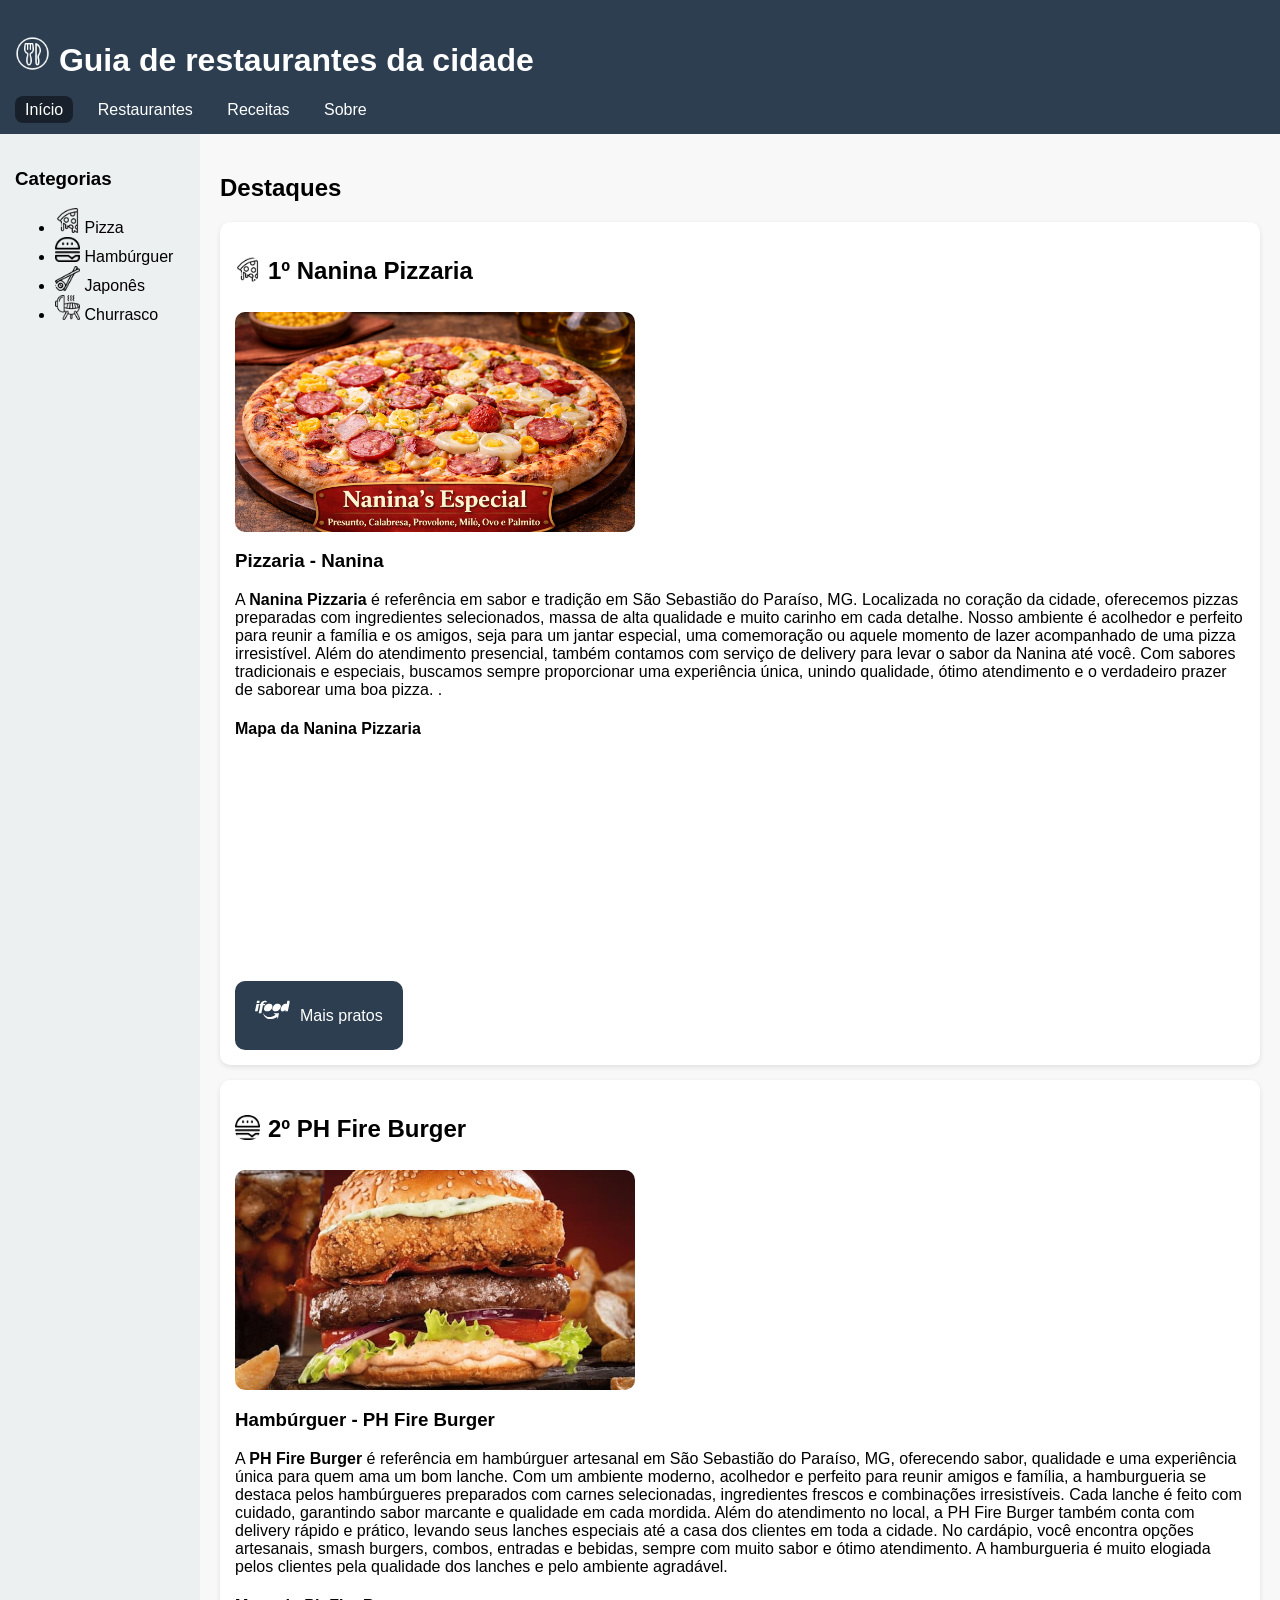
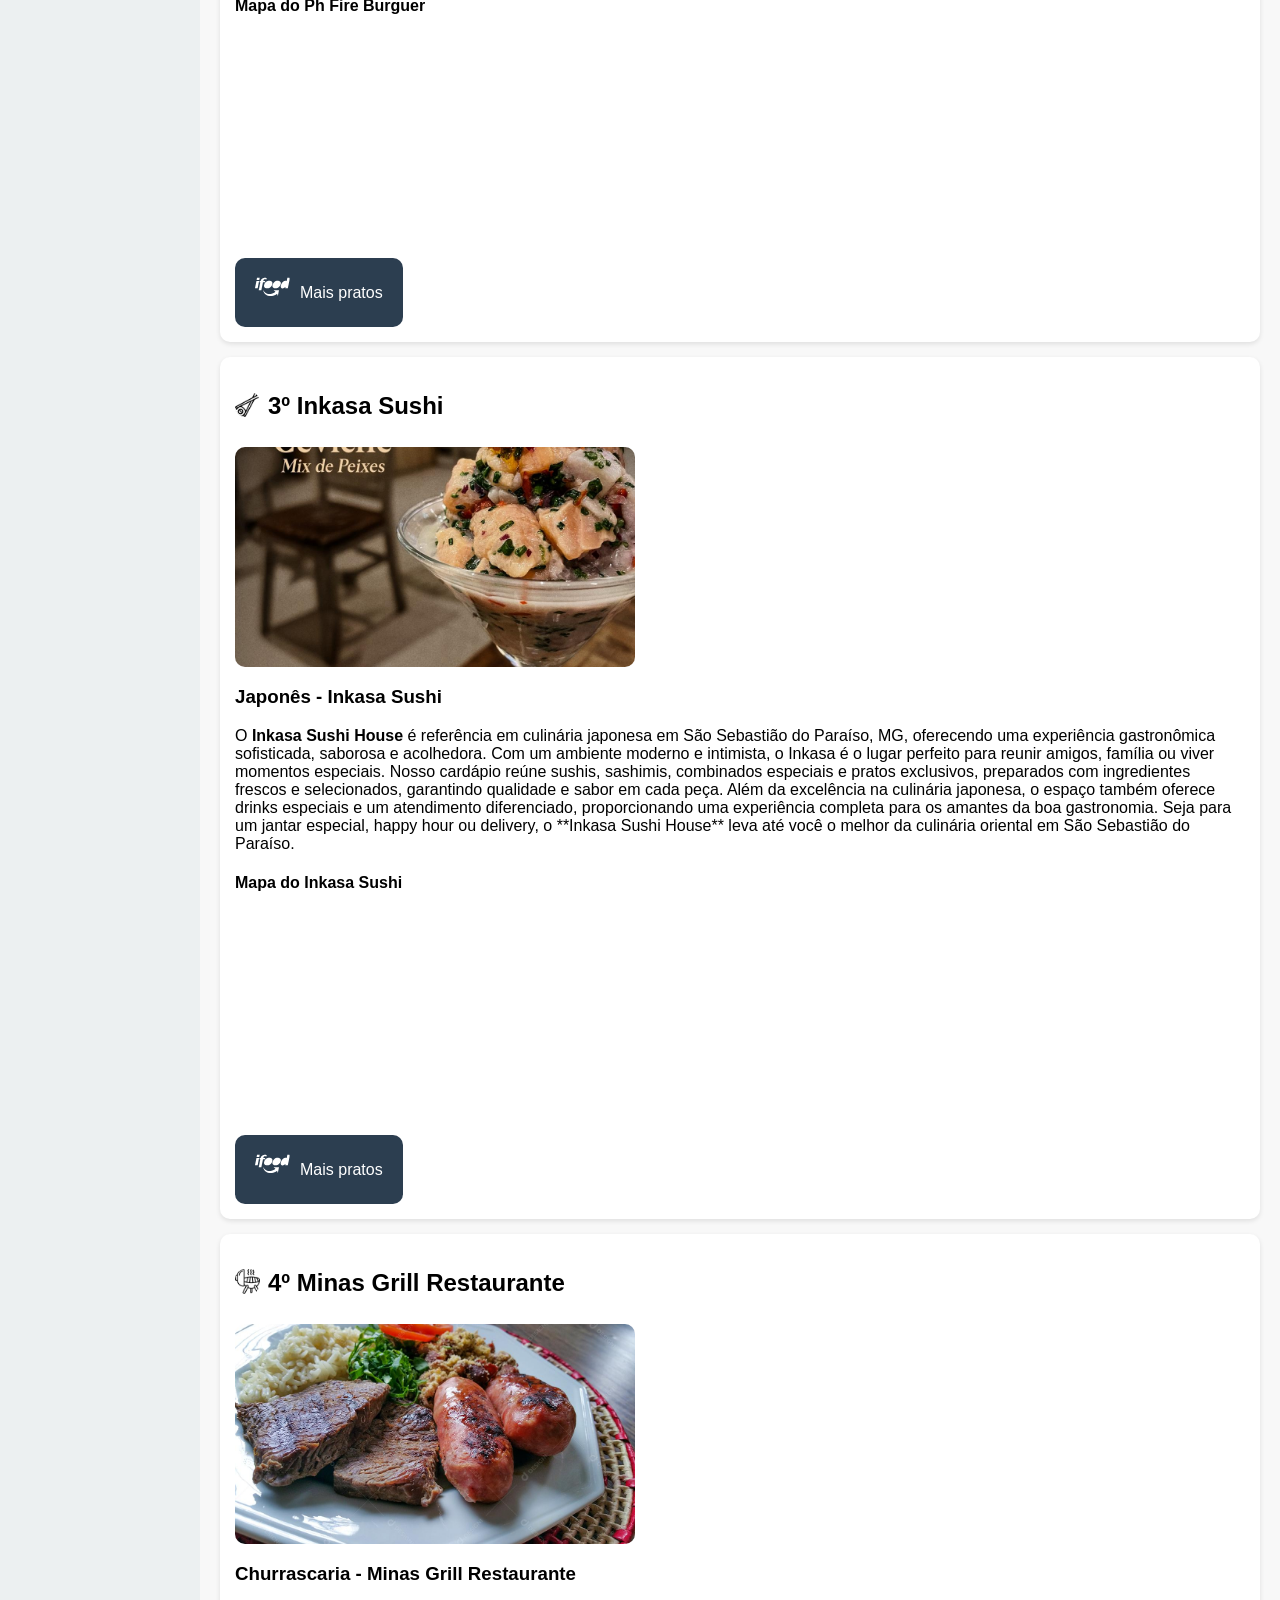
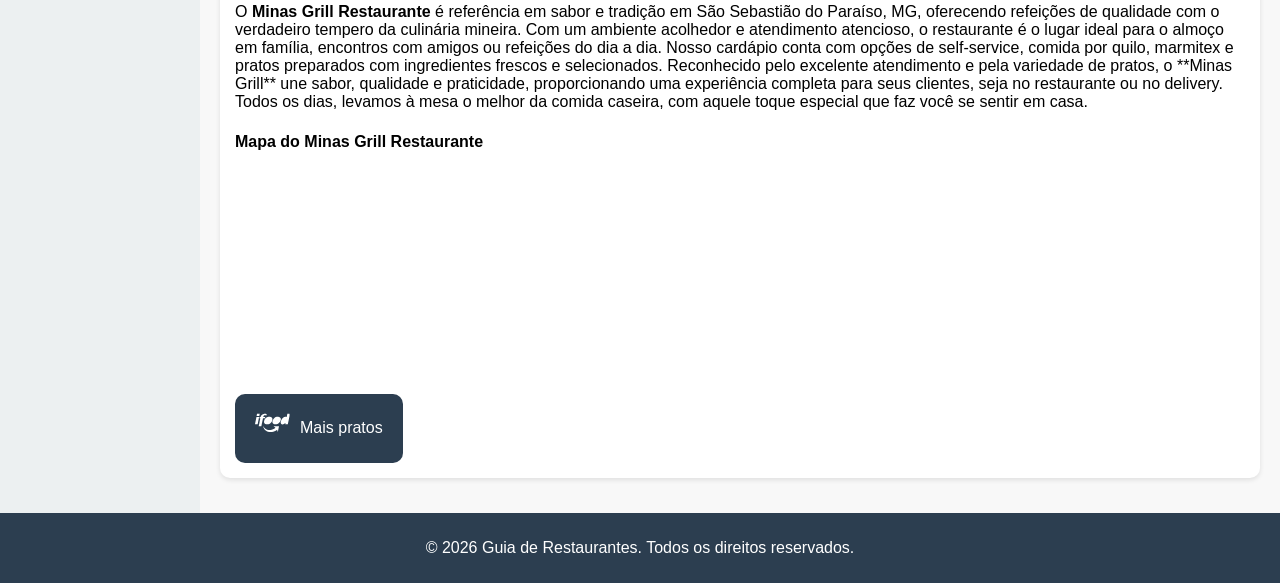
<file: trabalho_gui_de_restaurantes_da_cidade/index.html>
<!DOCTYPE html>
<html lang="pt-br">

<head>
    <meta charset="UTF-8">
    <meta name="viewport" content="width=device-width, initial-scale=1.0">
    <link rel="stylesheet" href="styles.css">
    <title>Guia de Culinária</title>
</head>

<body class="body_main">

    <header>


        <h1> <img class="icon" src="img/icon/prato_cossinha.png" alt=""> Guia de restaurantes da cidade</h1>
        <nav>
            <a class="selecionadoMenu" href="#">Início</a>
            <a href="restaurantes.html">Restaurantes</a>
            <a href="receitas.html">Receitas</a>
            <a href="sobre.html">Sobre</a>
        </nav>
    </header>

    <aside>
        <div class="menu-lateral"><!--uso de class para facilitar a configuração pelo css-->
            <h3>Categorias</h3>
            <ul>
                <li style="scroll-behavior: smooth;">
                    <img class="iconCategorias" src="img/icon/fatia-de-pizza.png" alt="">
                    <a class="categoria-a" href="#pizzarias">Pizza</a>
                </li>
                <li style="scroll-behavior: smooth;">
                    <img class="iconCategorias" src="img/icon/hamburguer.png" alt="">
                    <a class="categoria-a" href="#hamburgueria">Hambúrguer</a>
                </li>
                <li style="scroll-behavior: smooth;">
                    <img class="iconCategorias" src="img/icon/sushi.png" alt="">
                    <a class="categoria-a" href="#Japones">Japonês</a>
                </li>
                <li style="scroll-behavior: smooth;">
                    <img class="iconCategorias" src="img/icon/churrasco.png" alt="">
                    <a class="categoria-a" href="#churrasco">Churrasco</a>
                </li>
            </ul>
        </div>

    </aside>
    <main>
        <h2>Destaques</h2>


        <article id="pizzarias">
            <h2 class="titulo-restaurante">
                <img class="iconCategorias" src="img/icon/fatia-de-pizza.png" alt="pizza">
                1º Nanina Pizzaria
            </h2>
            <img src="img/pratos/pizzas/nanina/Pizza Nanina's Especial em close-up.png" alt="Pizzaria - Nanina">
            </div>
            <h3>Pizzaria - Nanina</h3>

            <p>A <b>Nanina Pizzaria</b> é referência em sabor e tradição em São Sebastião do Paraíso, MG. Localizada no
                coração da cidade, oferecemos pizzas preparadas com ingredientes selecionados, massa de alta qualidade e
                muito carinho em cada detalhe.

                Nosso ambiente é acolhedor e perfeito para reunir a família e os amigos, seja para um jantar especial,
                uma comemoração ou aquele momento de lazer acompanhado de uma pizza irresistível. Além do atendimento
                presencial, também contamos com serviço de delivery para levar o sabor da Nanina até você.

                Com sabores tradicionais e especiais, buscamos sempre proporcionar uma experiência única, unindo
                qualidade, ótimo atendimento e o verdadeiro prazer de saborear uma boa pizza.
                .</p>

            <h4>Mapa da Nanina Pizzaria</h4>
            <iframe src="https://www.google.com/maps/embed?pb=!1m18!1m12!1m3!1d3726.8422675029938!2d-46.9846977!3d-20.918664700000004!2m3!1f0!2f0!3f0!3m2!1i1024!2i768!4f13.1!3m3!1m2!1s0x94b7177f2628bec5%3A0xec90f0e9cad34bd9!2sNanina%20Pizzaria!5e0!3m2!1spt-BR!2sbr!4v1774738288977!5m2!1spt-BR!2sbr" width="400vh" height="200"
                style="border:0; border-radius:10px;" loading="lazy">
            </iframe>

            <br><br>

            <button onclick="window.location.href='receitas.html#pizzarias'"><img class="icon"
                    src="img/icon/ifood.svg" alt="">Mais pratos</button><!--redirecionamento para a pagina de receitas-->

        </article>

        <article id="hamburgueria">
            <h2 class="titulo-restaurante">
                <img class="iconCategorias" src="img/icon/hamburguer.png" alt="">
                2º PH Fire Burger
            </h2>
            <img src="img/pratos/hamburguer/ph fire burguer/Ph extreme.jpg" alt="Burguer">
            <h3>Hambúrguer - PH Fire Burger</h3>


            <p>A <b>PH Fire Burger</b> é referência em hambúrguer artesanal em São Sebastião do Paraíso, MG, oferecendo
                sabor, qualidade e uma experiência única para quem ama um bom lanche.

                Com um ambiente moderno, acolhedor e perfeito para reunir amigos e família, a hamburgueria se destaca
                pelos hambúrgueres preparados com carnes selecionadas, ingredientes frescos e combinações irresistíveis.
                Cada lanche é feito com cuidado, garantindo sabor marcante e qualidade em cada mordida.

                Além do atendimento no local, a PH Fire Burger também conta com delivery rápido e prático, levando seus
                lanches especiais até a casa dos clientes em toda a cidade.

                No cardápio, você encontra opções artesanais, smash burgers, combos, entradas e bebidas, sempre com
                muito sabor e ótimo atendimento. A hamburgueria é muito elogiada pelos clientes pela qualidade dos
                lanches e pelo ambiente agradável.
            </p>

            <h4>Mapa do Ph Fire Burguer</h4>
            <iframe src="https://www.google.com/maps/embed?pb=!1m18!1m12!1m3!1d3727.2918648332075!2d-46.9846849!3d-20.900574099999996!2m3!1f0!2f0!3f0!3m2!1i1024!2i768!4f13.1!3m3!1m2!1s0x94b7171c2a7ada27%3A0x7e9ffb3634ad6cd!2sPH%20FIRE%20BURGUER!5e0!3m2!1spt-BR!2sbr!4v1774883973316!5m2!1spt-BR!2sbr" width="400vh" height="200"
                style="border:0; border-radius:10px;" loading="lazy">
            </iframe>

            <br><br>

            <button onclick="window.location.href='receitas.html#hamburgueria'"><img class="icon"
                    src="img/icon/ifood.svg" alt="">Mais pratos</button>

        </article>


        <article id="Japones">
            <h2 class="titulo-restaurante">
                <img class="iconCategorias" src="img/icon/sushi.png" alt="">
                3º Inkasa Sushi
            </h2>
            <img src="img/pratos/japones/inkasa/Ceviche mix de peixes.png" alt="Sushi">
            <h3>Japonês - Inkasa Sushi</h3>


            <p>O <b>Inkasa Sushi House</b> é referência em culinária japonesa em São Sebastião do Paraíso, MG,
                oferecendo uma experiência gastronômica sofisticada, saborosa e acolhedora.

                Com um ambiente moderno e intimista, o Inkasa é o lugar perfeito para reunir amigos, família ou viver
                momentos especiais. Nosso cardápio reúne sushis, sashimis, combinados especiais e pratos exclusivos,
                preparados com ingredientes frescos e selecionados, garantindo qualidade e sabor em cada peça.

                Além da excelência na culinária japonesa, o espaço também oferece drinks especiais e um atendimento
                diferenciado, proporcionando uma experiência completa para os amantes da boa gastronomia.

                Seja para um jantar especial, happy hour ou delivery, o **Inkasa Sushi House** leva até você o melhor da
                culinária oriental em São Sebastião do Paraíso.
            </p>

            <h4>Mapa do Inkasa Sushi</h4>
            <iframe src="https://www.google.com/maps/embed?pb=!1m18!1m12!1m3!1d3726.8916552301816!2d-46.984237699999994!3d-20.9166782!2m3!1f0!2f0!3f0!3m2!1i1024!2i768!4f13.1!3m3!1m2!1s0x94b7177c20a56c7d%3A0xde42c64adb68d346!2sINKASA%20SUSHI%20GARDEN!5e0!3m2!1spt-BR!2sbr!4v1775059480979!5m2!1spt-BR!2sbr" width="400vh" height="200"
                style="border:0; border-radius:10px;" loading="lazy">
            </iframe>

            <br><br>

            <button onclick="window.location.href='receitas.html#Japones'"><img class="icon"
                    src="img/icon/ifood.svg" alt="">Mais pratos</button>

        </article>


        <article id="churrasco">
            <h2 class="titulo-restaurante">
                <img class="iconCategorias" src="img/icon/churrasco.png" alt="">
                4º Minas Grill Restaurante
            </h2>
            <img src="img/pratos/churrascaria/minas grill/1.jpg" alt="Minas Grill Restaurante">

            <h3>Churrascaria - Minas Grill Restaurante</h3>
            <p>O <b>Minas Grill Restaurante</b> é referência em sabor e tradição em São Sebastião do Paraíso, MG,
                oferecendo refeições de qualidade com o verdadeiro tempero da culinária mineira.

                Com um ambiente acolhedor e atendimento atencioso, o restaurante é o lugar ideal para o almoço em
                família, encontros com amigos ou refeições do dia a dia. Nosso cardápio conta com opções de
                self-service, comida por quilo, marmitex e pratos preparados com ingredientes frescos e selecionados.

                Reconhecido pelo excelente atendimento e pela variedade de pratos, o **Minas Grill** une sabor,
                qualidade e praticidade, proporcionando uma experiência completa para seus clientes, seja no restaurante
                ou no delivery.

                Todos os dias, levamos à mesa o melhor da comida caseira, com aquele toque especial que faz você se
                sentir em casa.
            </p>

            <h4>Mapa do Minas Grill Restaurante</h4>
            <iframe src="https://www.google.com/maps/embed?pb=!1m18!1m12!1m3!1d3726.9030636181055!2d-46.991964599999996!3d-20.916219299999998!2m3!1f0!2f0!3f0!3m2!1i1024!2i768!4f13.1!3m3!1m2!1s0x94b7179ce2970cd1%3A0x234cba49753f811c!2sMinas%20Grill!5e0!3m2!1spt-BR!2sbr!4v1775169901773!5m2!1spt-BR!2sbr" width="400vh" height="200"
                style="border:0; border-radius:10px;" loading="lazy">
            </iframe>

            <br><br>

            <button onclick="window.location.href='receitas.html#churrasco'"><img class="icon"
                    src="img/icon/ifood.svg" alt="">Mais pratos</button>

        </article>


    </main>

    <footer>
        <p>&copy 2026 Guia de Restaurantes. Todos os direitos reservados.</p>
    </footer>

</body>

</html>
</file>
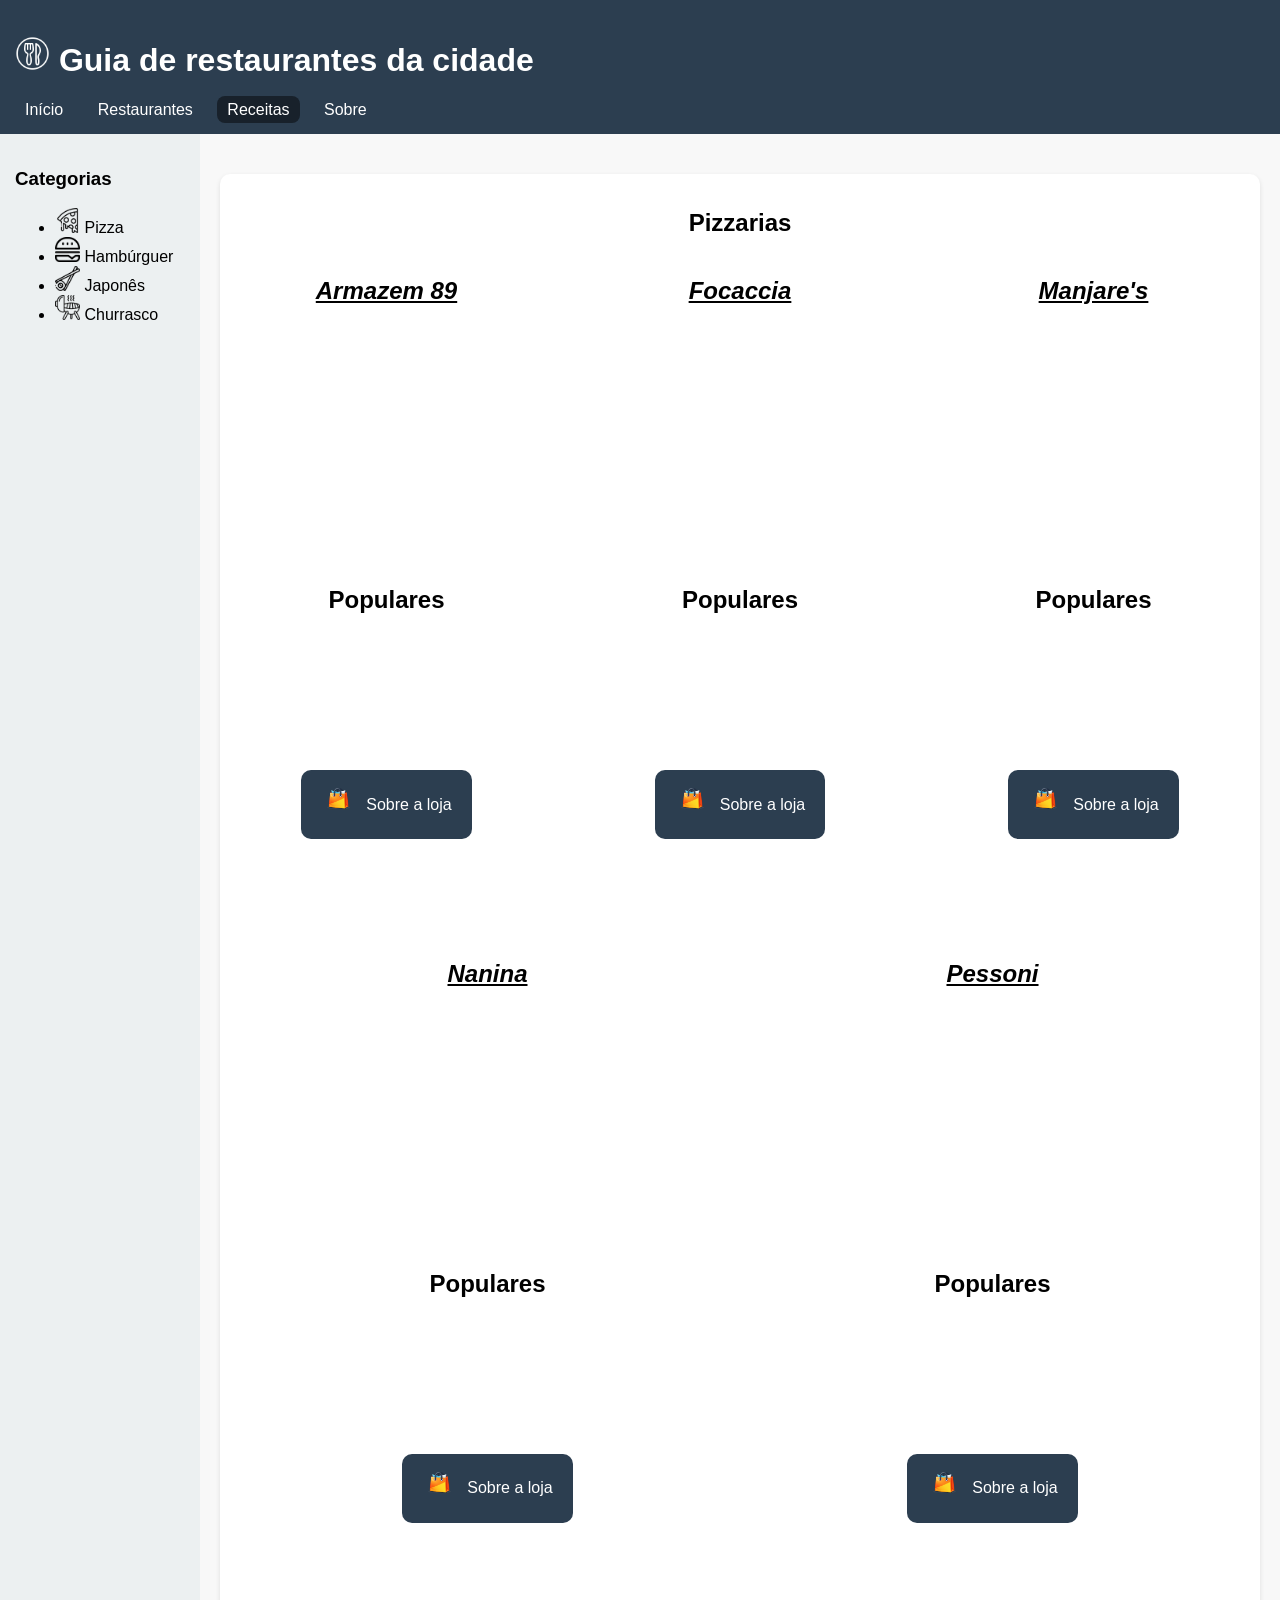
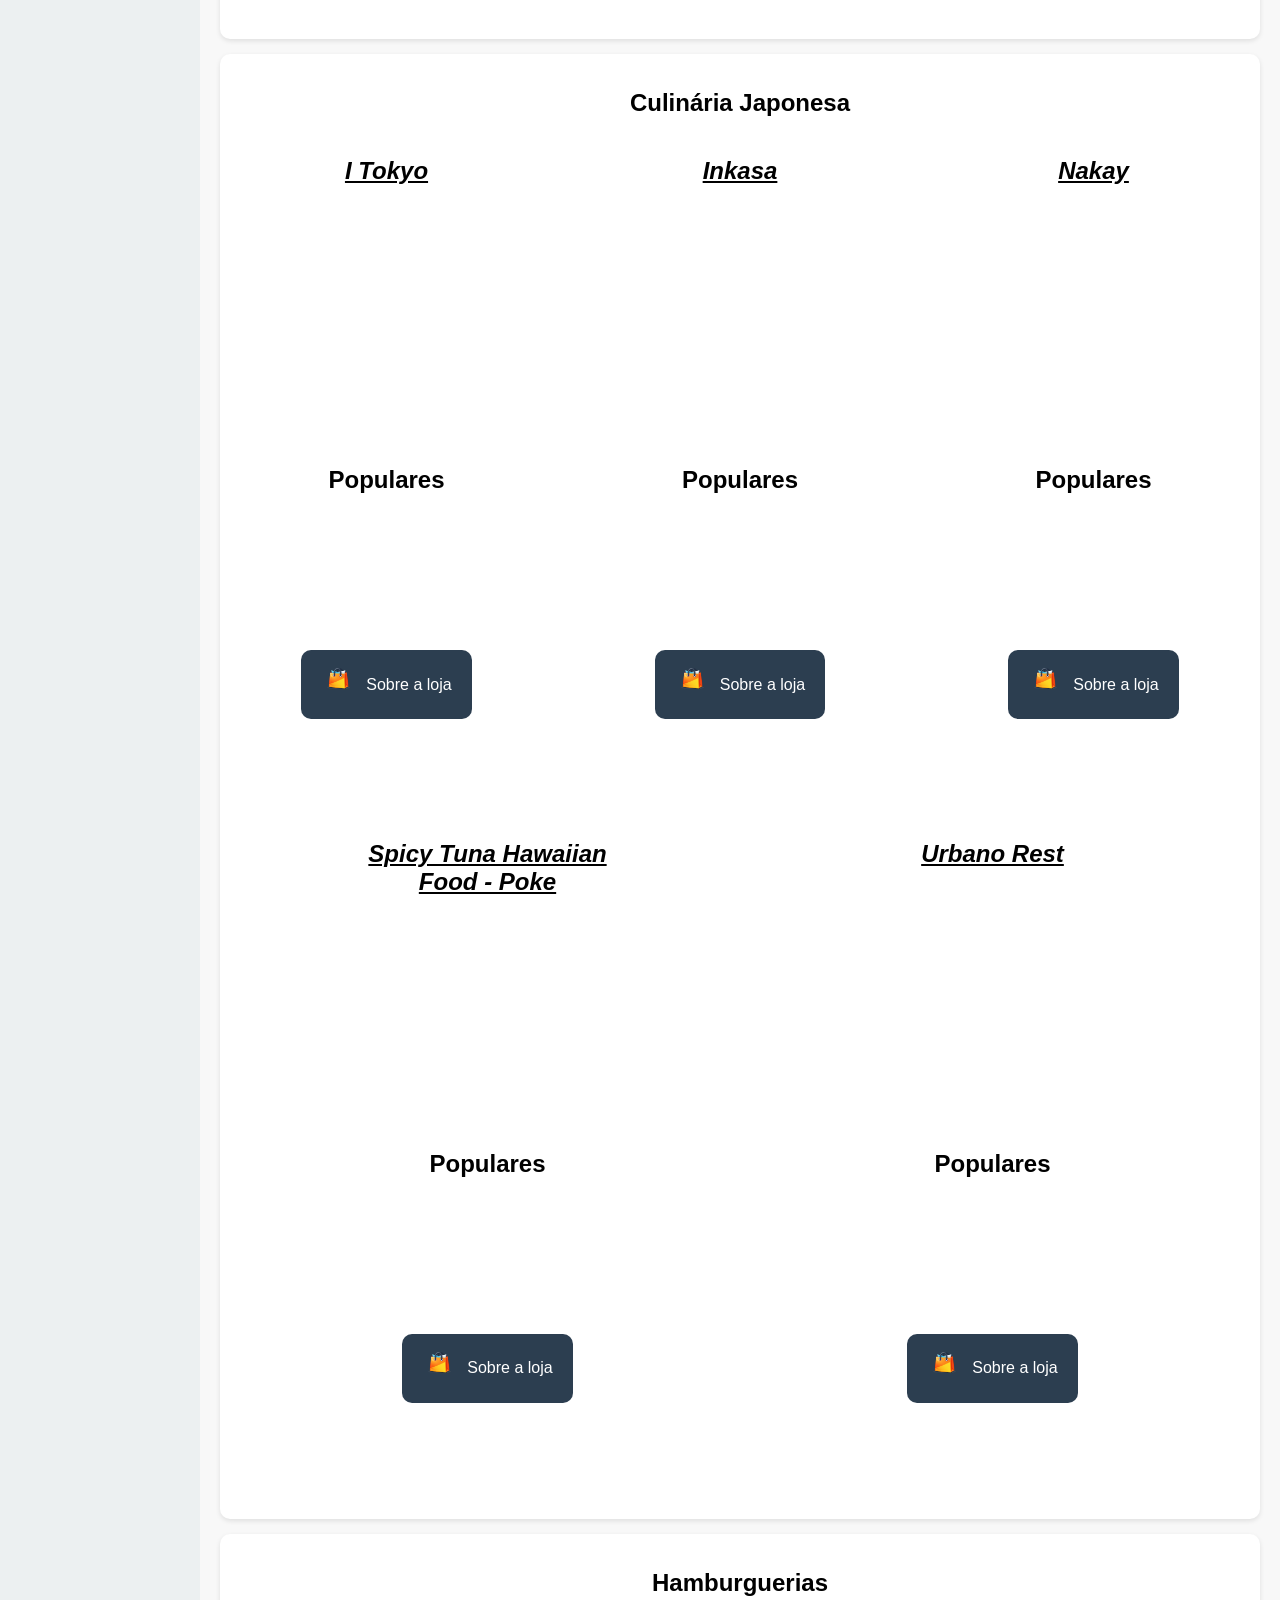
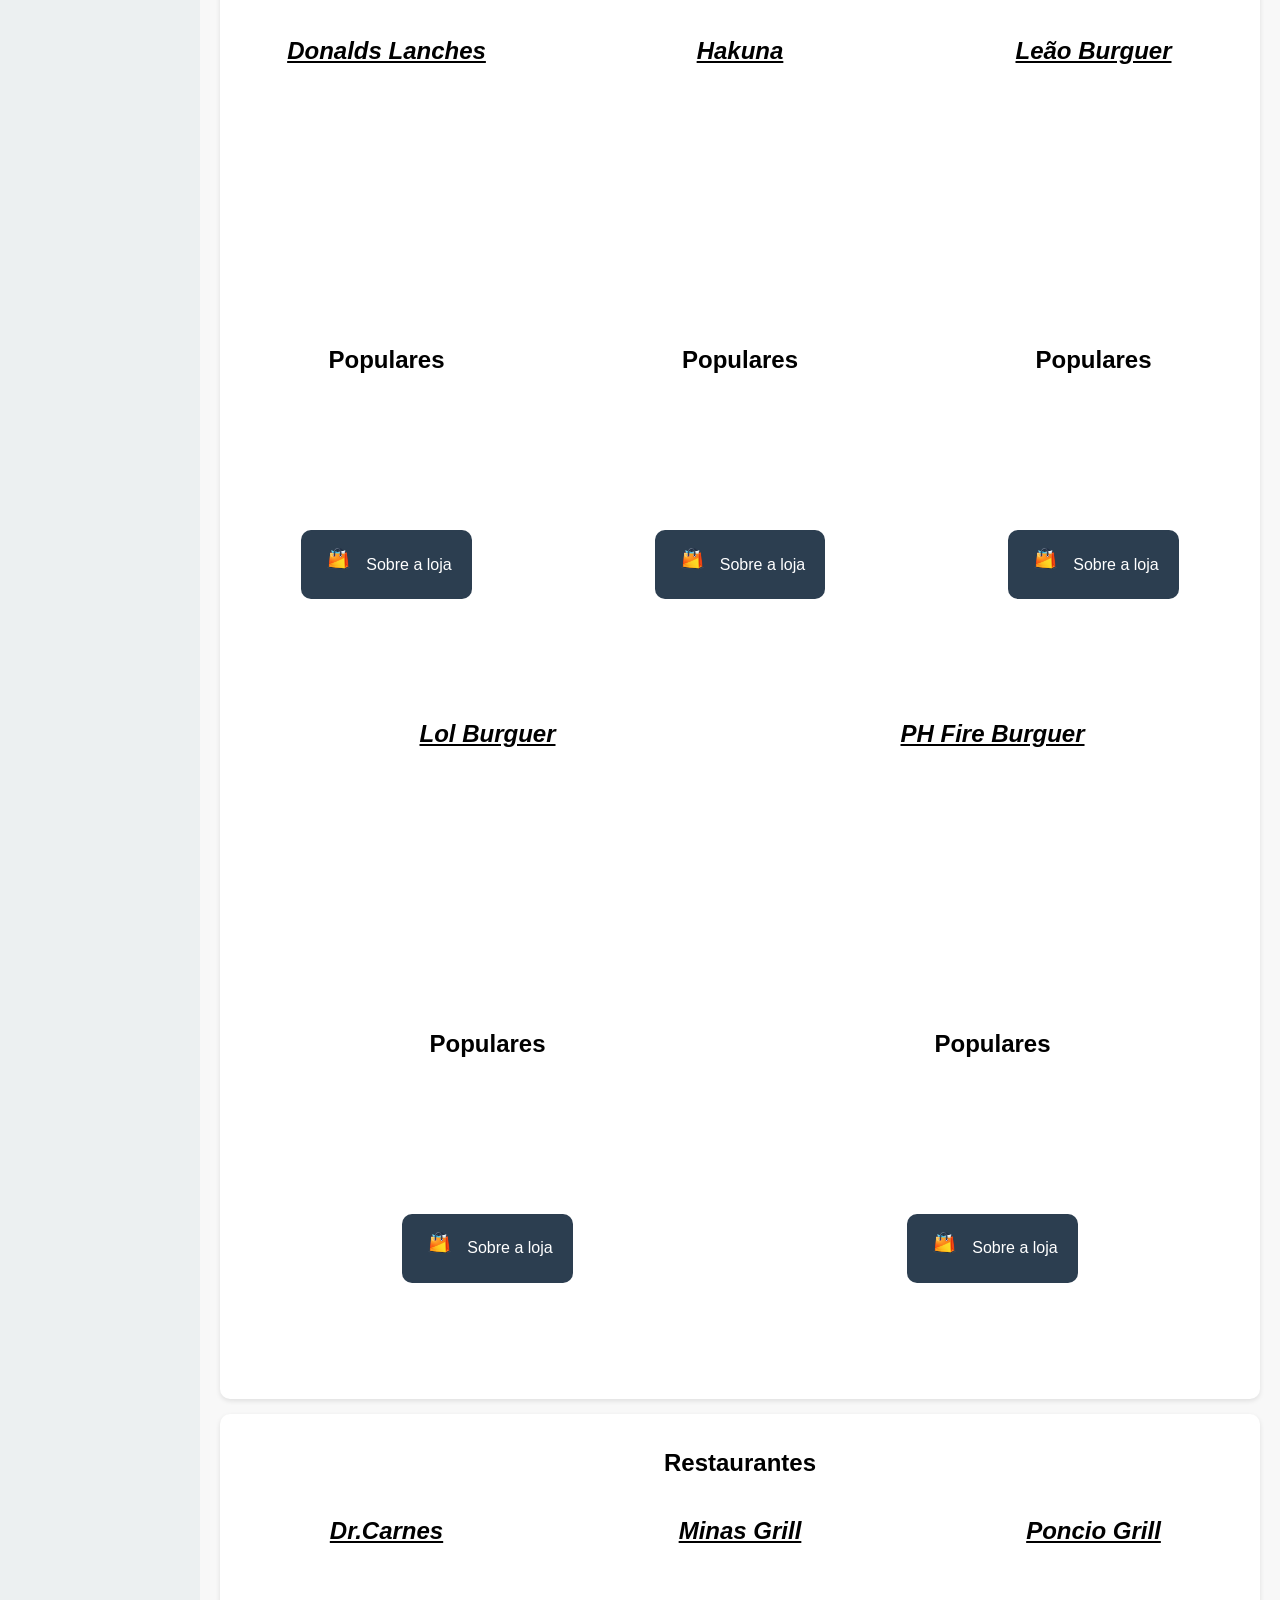
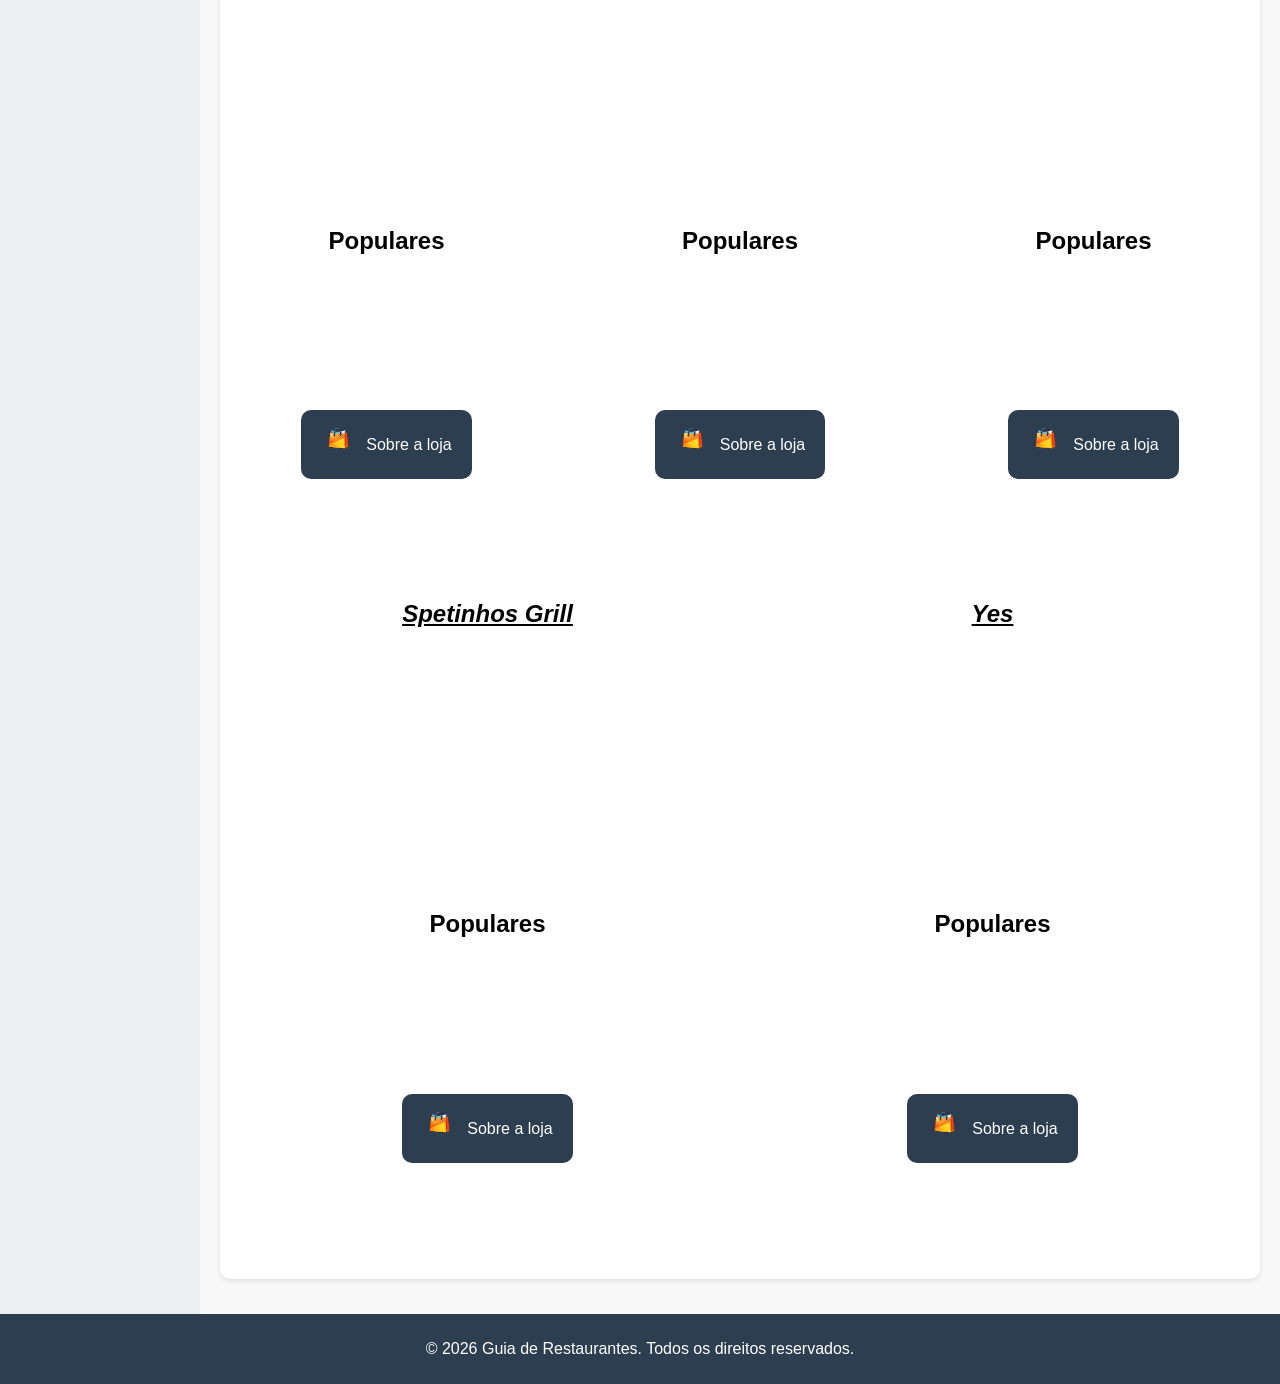
<file: trabalho_gui_de_restaurantes_da_cidade/receitas.html>
<!DOCTYPE html>
<html lang="pt-br">

<head>
    <meta charset="UTF-8">
    <meta name="viewport" content="width=device-width, initial-scale=1.0">
    <link rel="stylesheet" href="styles.css">
    <title>Guia de Culinária</title>
</head>

<body class="body_main">

    <header>


        <h1> <img class="icon" src="img/icon/prato_cossinha.png" alt=""> Guia de restaurantes da cidade</h1>
        <nav>
            <a href="index.html">Início</a>
            <a href="restaurantes.html">Restaurantes</a>
            <a class="selecionadoMenu" href="#">Receitas</a>
            <a href="sobre.html">Sobre</a>
        </nav>
    </header>

    <aside>
        <div class="menu-lateral">
            <h3>Categorias</h3>
            <ul>
                <li style="scroll-behavior: smooth;">
                    <img class="iconCategorias" src="img/icon/fatia-de-pizza.png" alt="">
                    <a class="categoria-a" href="#pizzarias">Pizza</a>
                </li>
                <li style="scroll-behavior: smooth;">
                    <img class="iconCategorias" src="img/icon/hamburguer.png" alt="">
                    <a class="categoria-a" href="#hamburgueria">Hambúrguer</a>
                </li>
                <li style="scroll-behavior: smooth;">
                    <img class="iconCategorias" src="img/icon/sushi.png" alt="">
                    <a class="categoria-a" href="#Japones">Japonês</a>
                </li>
                <li style="scroll-behavior: smooth;">
                    <img class="iconCategorias" src="img/icon/churrasco.png" alt="">
                    <a class="categoria-a" href="#churrasco">Churrasco</a>
                </li>
            </ul>
        </div>

    </aside>
    <main>
        <h2></h2>


        <article id="pizzarias">

            <H2 style="text-align: center;">Pizzarias</H2>

            <div class="restaurantes_receitas">
                <div class="blocos">
                    <h2 class="titulo-restaurante"
                        style="font-style: italic; height: 30px; text-align: center; text-decoration-line: underline;">
                        Armazem 89
                    </h2>
                    <div class="carrossel"><!-- aqui esta interligado com o looping gerado pelo css para alteração de imagens com um timer de 5s -->
                        <a target="_blank">
                            <img src="img\pratos\pizzas\armazem 89\Bacon.jpg" alt="Bacon">
                        </a>

                        <a target="_blank">
                            <img src="img\pratos\pizzas\armazem 89\Calabresa Defumada.jpg" alt="Calabresa Defumada">
                        </a>

                        <a target="_blank">
                            <img src="img\pratos\pizzas\armazem 89\Carne Seca Nordestina.jpg"
                                alt="Carne Seca Nordestina">
                        </a>

                        <a target="_blank">
                            <img src="img\pratos\pizzas\armazem 89\Margherita Italiana Autêntica.jpg"
                                alt="Margherita Italiana Autentica">
                        </a>

                        <a target="_blank">
                            <img src="img\pratos\pizzas\armazem 89\meia.jpg" alt="Meia">
                        </a>
                    </div>

                    <h1>Populares</h1>

                    <div class="carrossel1"><!--a mesma idea que acima só que para descrições dos pratos-->
                        <p style="font-family: sans-serif; font-style: italic; font-size: 30px; text-align: center;">
                            Bacon</p>
                        <p style="font-family: sans-serif; font-style: italic; font-size: 30px; text-align: center;">
                            Calabresa Defumada</p>
                        <p style="font-family: sans-serif; font-style: italic; font-size: 30px; text-align: center;">
                            Carne Seca Nordestina</p>
                        <p style="font-family: sans-serif; font-style: italic; font-size: 30px; text-align: center;">
                            Margherita Italiana Autentica</p>
                        <p style="font-family: sans-serif; font-style: italic; font-size: 30px; text-align: center;">
                            Meia</p>
                    </div>

                    <br><br>

                    <button onclick="window.location.href='restaurantes.html#Pizzaria_Armazém_89'"><img class="icon"
                            src="img/icon/Sacola.png" alt="Sobre a loja">Sobre a loja</button>
                            <!--esse botão manda para a pagina de restaurantes-->
                </div>
                <div class="blocos">
                    <h2 class="titulo-restaurante"
                        style="font-style: italic; height: 30px; text-align: center; text-decoration-line: underline;">
                        Focaccia
                    </h2>
                    <div class="carrossel">
                        <a target="_blank">
                            <img src="img\pratos\pizzas\focaccia\Atum.jpg" alt="Atum">
                        </a>

                        <a target="_blank">
                            <img src="img\pratos\pizzas\focaccia\Bacon Chedar.jpg" alt="Bacon Cheddar">
                        </a>

                        <a target="_blank">
                            <img src="img\pratos\pizzas\focaccia\Baiana.jpg" alt="Baiana">
                        </a>

                        <a target="_blank">
                            <img src="img\pratos\pizzas\focaccia\Caipira.jpg" alt="Caipira">
                        </a>

                        <a target="_blank">
                            <img src="img\pratos\pizzas\focaccia\Califórnia.jpg" alt="Califórnia">
                        </a>
                    </div>

                    <h1>Populares</h1>

                    <div class="carrossel1">
                        <p style="font-family: sans-serif; font-style: italic; font-size: 30px; text-align: center;">
                            Atum</p>
                        <p style="font-family: sans-serif; font-style: italic; font-size: 30px; text-align: center;">
                            Bacon e Cheddar</p>
                        <p style="font-family: sans-serif; font-style: italic; font-size: 30px; text-align: center;">
                            Baiana</p>
                        <p style="font-family: sans-serif; font-style: italic; font-size: 30px; text-align: center;">
                            Caipira</p>
                        <p style="font-family: sans-serif; font-style: italic; font-size: 30px; text-align: center;">
                            Califórnia</p>
                    </div>

                    <br><br>

                    <button onclick="window.location.href='restaurantes.html#Focaccia_Foods'"><img class="icon"
                            src="img/icon/Sacola.png" alt="Sobre a loja">Sobre a loja</button>
                </div>
                <div class="blocos">
                    <h2 class="titulo-restaurante"
                        style="font-style: italic; height: 30px; text-align: center; text-decoration-line: underline;">
                        Manjare's
                    </h2>
                    <div class="carrossel">
                        <a target="_blank">
                            <img src="img\pratos\pizzas\manjares\Pizza de camarão especial com Catupiry.png"
                                alt="Pizza De Camarão Especial Com Catupiry">
                        </a>

                        <a target="_blank">
                            <img src="img\pratos\pizzas\manjares\Pizza doce sensação com frutas frescas.png"
                                alt="Pizza Doce Sensação Com Frutas Frescas">
                        </a>

                        <a target="_blank">
                            <img src="img\pratos\pizzas\manjares\Pizza Manjare's Especial de São Sebastião.png"
                                alt="Pizza Manjare's Especial De São Sebastião">
                        </a>

                        <a target="_blank">
                            <img src="img\pratos\pizzas\manjares\Pizza mineira com toque rústico.png"
                                alt="Pizza Mineira Com Toque Rústico">
                        </a>

                        <a target="_blank">
                            <img src="img\pratos\pizzas\manjares\Pizza nordestina com carne de sol.png"
                                alt="Pizza Nordestina Com Carne De Sol">
                        </a>
                    </div>

                    <h1>Populares</h1>

                    <div class="carrossel1">
                        <p style="font-family: sans-serif; font-style: italic; font-size: 30px; text-align: center;">
                            Pizza De Camarão Especial Com Catupiry</p>
                        <p style="font-family: sans-serif; font-style: italic; font-size: 30px; text-align: center;">
                            Pizza Doce Sensação Com Frutas Frescas</p>
                        <p style="font-family: sans-serif; font-style: italic; font-size: 30px; text-align: center;">
                            Pizza Manjare's Especial De São Sebastião</p>
                        <p style="font-family: sans-serif; font-style: italic; font-size: 30px; text-align: center;">
                            Pizza Mineira Com Toque Rústico</p>
                        <p style="font-family: sans-serif; font-style: italic; font-size: 30px; text-align: center;">
                            Pizza Nordestina Com Carne De Sol</p>
                    </div>

                    <br><br>

                    <button onclick="window.location.href='restaurantes.html#Manjares_Pizzaria'"><img class="icon"
                            src="img/icon/Sacola.png" alt="Sobre a loja">Sobre a loja</button>
                </div>
            </div>
            <div class="restaurantes_receitas">
                <div class="blocos2">
                    <h2 class="titulo-restaurante"
                        style="font-style: italic; height: 30px; text-align: center; text-decoration-line: underline;">
                        Nanina
                    </h2>
                    <div class="carrossel">
                        <a target="_blank">
                            <img src="img\pratos\pizzas\nanina\4 quejios.png" alt="4 Queijos">
                        </a>

                        <a target="_blank">
                            <img src="img\pratos\pizzas\nanina\bacon.png" alt="Bacon">
                        </a>

                        <a target="_blank">
                            <img src="img\pratos\pizzas\nanina\moda da casa.png" alt="Moda Da Casa">
                        </a>

                        <a target="_blank">
                            <img src="img\pratos\pizzas\nanina\nanina.png" alt="Nanina">
                        </a>

                        <a target="_blank">
                            <img src="img\pratos\pizzas\nanina\Pizza Nanina's Especial em close-up.png"
                                alt="Pizza Nanina's Especial">
                        </a>
                    </div>

                    <h1>Populares</h1>

                    <div class="carrossel1">
                        <p style="font-family: sans-serif; font-style: italic; font-size: 30px; text-align: center;">4
                            Queijos</p>
                        <p style="font-family: sans-serif; font-style: italic; font-size: 30px; text-align: center;">
                            Bacon</p>
                        <p style="font-family: sans-serif; font-style: italic; font-size: 30px; text-align: center;">
                            Moda Da Casa</p>
                        <p style="font-family: sans-serif; font-style: italic; font-size: 30px; text-align: center;">
                            Nanina</p>
                        <p style="font-family: sans-serif; font-style: italic; font-size: 30px; text-align: center;">
                            Pizza Nanina's Especial</p>
                    </div>

                    <br><br>

                    <button onclick="window.location.href='restaurantes.html#Nanina_Pizzaria'"><img class="icon"
                            src="img/icon/Sacola.png" alt="Sobre a loja">Sobre a loja</button>
                </div>
                <div class="blocos2">
                    <h2 class="titulo-restaurante"
                        style="font-style: italic; height: 30px; text-align: center; text-decoration-line: underline;">
                        Pessoni
                    </h2>
                    <div class="carrossel">
                        <a target="_blank">
                            <img src="img\pratos\pizzas\pessoni\Bacon.jpg" alt="Bacon">
                        </a>

                        <a target="_blank">
                            <img src="img\pratos\pizzas\pessoni\Calabresa.jpg" alt="Calabresa">
                        </a>

                        <a target="_blank">
                            <img src="img\pratos\pizzas\pessoni\Frango Catupiry.jpg" alt="Frango Catupiry">
                        </a>

                        <a target="_blank">
                            <img src="img\pratos\pizzas\pessoni\Frango com Palmito.jpg" alt="Frango Com Palmito">
                        </a>

                        <a target="_blank">
                            <img src="img\pratos\pizzas\pessoni\Lombo Canadense.jpg" alt="Lombo Canadense">
                        </a>
                    </div>

                    <h1>Populares</h1>

                    <div class="carrossel1">
                        <p style="font-family: sans-serif; font-style: italic; font-size: 30px; text-align: center;">
                            Bacon</p>
                        <p style="font-family: sans-serif; font-style: italic; font-size: 30px; text-align: center;">
                            Calabresa</p>
                        <p style="font-family: sans-serif; font-style: italic; font-size: 30px; text-align: center;">
                            Frango Catupiry</p>
                        <p style="font-family: sans-serif; font-style: italic; font-size: 30px; text-align: center;">
                            Frango Com Palmito</p>
                        <p style="font-family: sans-serif; font-style: italic; font-size: 30px; text-align: center;">
                            Lombo Canadense</p>
                    </div>

                    <br><br>

                    <button onclick="window.location.href='restaurantes.html#Pizzaria_Pessoni'"><img class="icon"
                            src="img/icon/Sacola.png" alt="Sobre a loja">Sobre a loja</button>
                </div>
            </div>
        </article>
        <article id="Japones">
            <H2 style="text-align: center;">Culinária Japonesa</H2>
            <div class="restaurantes_receitas">
                <div class="blocos">
                    <h2 class="titulo-restaurante"
                        style="font-style: italic; height: 30px; text-align: center; text-decoration-line: underline;">
                        I Tokyo
                    </h2>
                    <div class="carrossel">
                        <a target="_blank">
                            <img src="img\pratos\japones\i tokyo\Combo 16 peças ( 100_ salmão).png"
                                alt="Combo 16 Peças 100% Salmão">
                        </a>

                        <a target="_blank">
                            <img src="img\pratos\japones\i tokyo\Combo 80 peças.png" alt="Combo 80 Peças">
                        </a>

                        <a target="_blank">
                            <img src="img\pratos\japones\i tokyo\Combo iBaterá especial.png"
                                alt="Combo IBaterá Especial">
                        </a>

                        <a target="_blank">
                            <img src="img\pratos\japones\i tokyo\Combo Nippon Grelhado promo - 60 peças.png"
                                alt="Combo Nippon Grelhado Promo - 60 Peças">
                        </a>

                        <a target="_blank">
                            <img src="img\pratos\japones\i tokyo\Hot ball skin.png" alt="Hot Ball Skin">
                        </a>
                    </div>

                    <h1>Populares</h1>

                    <div class="carrossel1">
                        <p style="font-family: sans-serif; font-style: italic; font-size: 30px; text-align: center;">
                            Combo 16 Peças 100% Salmão</p>
                        <p style="font-family: sans-serif; font-style: italic; font-size: 30px; text-align: center;">
                            Combo 80 Peças</p>
                        <p style="font-family: sans-serif; font-style: italic; font-size: 30px; text-align: center;">
                            Combo IBaterá Especial</p>
                        <p style="font-family: sans-serif; font-style: italic; font-size: 30px; text-align: center;">
                            Combo Nippon Grelhado Promo - 60 Peças</p>
                        <p style="font-family: sans-serif; font-style: italic; font-size: 30px; text-align: center;">Hot
                            Ball Skin</p>
                    </div>

                    <br><br>

                    <button onclick="window.location.href='restaurantes.html#I_Tokyo'"><img class="icon"
                            src="img/icon/Sacola.png" alt="Sobre a loja">Sobre a loja</button>
                </div>
                <div class="blocos">
                    <h2 class="titulo-restaurante"
                        style="font-style: italic; height: 30px; text-align: center; text-decoration-line: underline;">
                        Inkasa
                    </h2>
                    <div class="carrossel">
                        <a target="_blank">
                            <img src="img\pratos\japones\inkasa\42 pç - Kyoto.png" alt="42 pç - Kyoto">
                        </a>

                        <a target="_blank">
                            <img src="img\pratos\japones\inkasa\50 pç - Kawasaki.png" alt="50 pç - Kawasaki">
                        </a>

                        <a target="_blank">
                            <img src="img\pratos\japones\inkasa\Ceviche mix de peixes.png" alt="Ceviche Mix De Peixes">
                        </a>

                        <a target="_blank">
                            <img src="img\pratos\japones\inkasa\Harumaki de legumes.png" alt="Harumaki De Legumes">
                        </a>

                        <a target="_blank">
                            <img src="img\pratos\japones\inkasa\Shimeji.png" alt="Shimeji">
                        </a>
                    </div>

                    <h1>Populares</h1>

                    <div class="carrossel1">
                        <p style="font-family: sans-serif; font-style: italic; font-size: 30px; text-align: center;">42
                            pç - Kyoto</p>
                        <p style="font-family: sans-serif; font-style: italic; font-size: 30px; text-align: center;">50
                            pç - Kawasaki</p>
                        <p style="font-family: sans-serif; font-style: italic; font-size: 30px; text-align: center;">
                            Ceviche Mix de Peixes</p>
                        <p style="font-family: sans-serif; font-style: italic; font-size: 30px; text-align: center;">
                            Harumaki de Legumes</p>
                        <p style="font-family: sans-serif; font-style: italic; font-size: 30px; text-align: center;">
                            Shimeji</p>
                    </div>

                    <br><br>

                    <button onclick="window.location.href='restaurantes.html#Inkasa_Sushi'"><img class="icon"
                            src="img/icon/Sacola.png" alt="Sobre a loja">Sobre a loja</button>
                </div>
                <div class="blocos">
                    <h2 class="titulo-restaurante"
                        style="font-style: italic; height: 30px; text-align: center; text-decoration-line: underline;">
                        Nakay
                    </h2>
                    <div class="carrossel">
                        <a target="_blank">
                            <img src="img\pratos\japones\nakay\Combo 2 (46 peças).jpg" alt="Combo 2 (46 Peças)">
                        </a>

                        <a target="_blank">
                            <img src="img\pratos\japones\nakay\Combo 15 (60 peças) 100_ Salmão.jpg"
                                alt="Combo 15 (60 Peças) 100% Salmão">
                        </a>

                        <a target="_blank">
                            <img src="img\pratos\japones\nakay\Combo 16 (20 peças) 100_ Salmão.jpg"
                                alt="Combo 16 (20 Peças) 100% Salmão">
                        </a>

                        <a target="_blank">
                            <img src="img\pratos\japones\nakay\Porção de 10 Uramaki de Camarão com Cren Chese.jpg"
                                alt="Porção de 10 Uramaki de Camarão Com Cream Cheese">
                        </a>

                        <a target="_blank">
                            <img src="img\pratos\japones\nakay\T13_Temaki de Salmão Sem Arroz.jpg"
                                alt="T13 Temaki de Salmão Sem Arroz">
                        </a>
                    </div>

                    <h1>Populares</h1>

                    <div class="carrossel1">
                        <p style="font-family: sans-serif; font-style: italic; font-size: 30px; text-align: center;">
                            Combo 2 (46 Peças)</p>
                        <p style="font-family: sans-serif; font-style: italic; font-size: 30px; text-align: center;">
                            Combo 15 (60 Peças) 100% Salmão</p>
                        <p style="font-family: sans-serif; font-style: italic; font-size: 30px; text-align: center;">
                            Combo 16 (20 Peças) 100% Salmão</p>
                        <p style="font-family: sans-serif; font-style: italic; font-size: 30px; text-align: center;">
                            Porção de 10 Uramaki de Camarão Com Cream Cheese</p>
                        <p style="font-family: sans-serif; font-style: italic; font-size: 30px; text-align: center;">T13
                            Temaki de Salmão Sem Arroz</p>
                    </div>

                    <br><br>

                    <button onclick="window.location.href='restaurantes.html#Nakay_Sushi'"><img class="icon"
                            src="img/icon/Sacola.png" alt="Sobre a loja">Sobre a loja</button>
                </div>
            </div>
            <div class="restaurantes_receitas">
                <div class="blocos2">
                    <h2 class="titulo-restaurante"
                        style="font-style: italic; height: 30px; text-align: center; text-decoration-line: underline;">
                        Spicy Tuna Hawaiian Food - Poke
                    </h2>
                    <div class="carrossel">
                        <a target="_blank">
                            <img src="img\pratos\japones\Spicy Tuna Hawaiian Food - Poke\Combo Iced Tea + Poke de Salmão.jpg"
                                alt="Combo Iced Tea + Poke de Salmão">
                        </a>

                        <a target="_blank">
                            <img src="img\pratos\japones\Spicy Tuna Hawaiian Food - Poke\Iced Tea + Poke de Atum.jpg"
                                alt="Iced Tea + Poke de Atum">
                        </a>

                        <a target="_blank">
                            <img src="img\pratos\japones\Spicy Tuna Hawaiian Food - Poke\Poke Hawaii Style Ahi Tuna.jpg"
                                alt="Poke Hawaii Style Ahi Tuna">
                        </a>

                        <a target="_blank">
                            <img src="img\pratos\japones\Spicy Tuna Hawaiian Food - Poke\Poke Spicy Tuna.jpg"
                                alt="Poke Spicy Tuna">
                        </a>

                        <a target="_blank">
                            <img src="img\pratos\japones\Spicy Tuna Hawaiian Food - Poke\Poke Tataki Salmon ( Salmão Maçaricado ).jpg"
                                alt="Poke Tataki Salmon ( Salmão Maçaricado )">
                        </a>
                    </div>

                    <h1>Populares</h1>

                    <div class="carrossel1">
                        <p style="font-family: sans-serif; font-style: italic; font-size: 30px; text-align: center;">
                            Combo Iced Tea + Poke de Salmão</p>
                        <p style="font-family: sans-serif; font-style: italic; font-size: 30px; text-align: center;">
                            Iced Tea + Poke de Atum</p>
                        <p style="font-family: sans-serif; font-style: italic; font-size: 30px; text-align: center;">
                            Poke Hawaii Style Ahi Tuna</p>
                        <p style="font-family: sans-serif; font-style: italic; font-size: 30px; text-align: center;">
                            Poke Spicy Tuna</p>
                        <p style="font-family: sans-serif; font-style: italic; font-size: 30px; text-align: center;">
                            Poke Tataki Salmon ( Salmão Maçaricado )</p>
                    </div>

                    <br><br>

                    <button onclick="window.location.href='restaurantes.html#Spicy_Tuna'"><img class="icon"
                            src="img/icon/Sacola.png" alt="sobre a loja">Sobre a loja</button>
                </div>
                <div class="blocos2">
                    <h2 class="titulo-restaurante"
                        style="font-style: italic; height: 30px; text-align: center; text-decoration-line: underline;">
                        Urbano Rest
                    </h2>
                    <div class="carrossel">
                        <a target="_blank">
                            <img src="img\pratos\japones\urbano rest\Combo 84 peças.jpg" alt="Combo 84 peças">
                        </a>

                        <a target="_blank">
                            <img src="img\pratos\japones\urbano rest\Combo Oceano (low carb) 45 peças.jpg"
                                alt="Combo Oceano (low carb) 45 peças">
                        </a>

                        <a target="_blank">
                            <img src="img\pratos\japones\urbano rest\Combo Urbano (98peças).jpg"
                                alt="Combo Urbano (98peças)">
                        </a>

                        <a target="_blank">
                            <img src="img\pratos\japones\urbano rest\Especial Salmão.jpg" alt="Especial Salmão">
                        </a>

                        <a target="_blank">
                            <img src="img\pratos\japones\urbano rest\Gourmet.jpg" alt="Gourmet">
                        </a>
                    </div>

                    <h1>Populares</h1>

                    <div class="carrossel1">
                        <p style="font-family: sans-serif; font-style: italic; font-size: 30px; text-align: center;">
                            Combo 84 peças</p>
                        <p style="font-family: sans-serif; font-style: italic; font-size: 30px; text-align: center;">
                            Combo Oceano (low carb) 45 peças</p>
                        <p style="font-family: sans-serif; font-style: italic; font-size: 30px; text-align: center;">
                            Combo Urbano (98peças)</p>
                        <p style="font-family: sans-serif; font-style: italic; font-size: 30px; text-align: center;">
                            Especial Salmão</p>
                        <p style="font-family: sans-serif; font-style: italic; font-size: 30px; text-align: center;">
                            Gourmet</p>
                    </div>

                    <br><br>

                    <button onclick="window.location.href='restaurantes.html#Urbano'"><img class="icon"
                            src="img/icon/Sacola.png" alt="Sobre a loja">Sobre a loja</button>
                </div>
        </article>
        <article id="hamburgueria">
            </div>
            <H2 style="text-align: center;">Hamburguerias</H2>
            <div class="restaurantes_receitas">
                <div class="blocos">
                    <h2 class="titulo-restaurante"
                        style="font-style: italic; height: 30px; text-align: center; text-decoration-line: underline;">
                        Donalds Lanches
                    </h2>
                    <div class="carrossel">
                        <a target="_blank">
                            <img src="img\pratos\hamburguer\donalds lanches\Batata com cheddar e bacon.jpg"
                                alt="Batata com cheddar e bacon">
                        </a>

                        <a target="_blank">
                            <img src="img\pratos\hamburguer\donalds lanches\Big Donald's.jpg" alt="Big Donald's">
                        </a>

                        <a target="_blank">
                            <img src="img\pratos\hamburguer\donalds lanches\Big Picanha Duplo.jpg"
                                alt="Big Picanha Duplo">
                        </a>

                        <a target="_blank">
                            <img src="img\pratos\hamburguer\donalds lanches\X - Beirute.jpg" alt="X - Beirute">
                        </a>

                        <a target="_blank">
                            <img src="img\pratos\hamburguer\donalds lanches\X - Caipira.jpeg" alt="X - Caipira">
                        </a>
                    </div>

                    <h1>Populares</h1>

                    <div class="carrossel1">
                        <p style="font-family: sans-serif; font-style: italic; font-size: 30px; text-align: center;">
                            Batata com cheddar e bacon</p>
                        <p style="font-family: sans-serif; font-style: italic; font-size: 30px; text-align: center;">Big
                            Donald's</p>
                        <p style="font-family: sans-serif; font-style: italic; font-size: 30px; text-align: center;">Big
                            Picanha Duplo</p>
                        <p style="font-family: sans-serif; font-style: italic; font-size: 30px; text-align: center;">X -
                            Beirute</p>
                        <p style="font-family: sans-serif; font-style: italic; font-size: 30px; text-align: center;">X -
                            Caipira</p>
                    </div>

                    <br><br>

                    <button  onclick="window.location.href='restaurantes.html#Donalds_Lanches'"><img class="icon"
                            src="img/icon/Sacola.png" alt="Sobre a loja">Sobre a loja</button>
                </div>
                <div class="blocos">
                    <h2 class="titulo-restaurante"
                        style="font-style: italic; height: 30px; text-align: center; text-decoration-line: underline;">
                        Hakuna
                    </h2>
                    <div class="carrossel">
                        <a target="_blank">
                            <img src="img\pratos\hamburguer\hakuna\Brutus.jpg" alt="Brutus">
                        </a>

                        <a target="_blank">
                            <img src="img\pratos\hamburguer\hakuna\Chicken Salad.jpg" alt="Chicken Salad">
                        </a>

                        <a target="_blank">
                            <img src="img\pratos\hamburguer\hakuna\Combo Hakuna Cheese Duplo.jpg"
                                alt="Combo Hakuna Cheese Duplo">
                        </a>

                        <a target="_blank">
                            <img src="img\pratos\hamburguer\hakuna\Hakuna Cheese + Coca-Cola lata.jpg"
                                alt="Hakuna Cheese + Coca-Cola lata">
                        </a>

                        <a target="_blank">
                            <img src="img\pratos\hamburguer\hakuna\Hakuna Cheese.jpg" alt="Hakuna Cheese">
                        </a>
                    </div>

                    <h1>Populares</h1>

                    <div class="carrossel1">
                        <p style="font-family: sans-serif; font-style: italic; font-size: 30px; text-align: center;">
                            Brutus</p>
                        <p style="font-family: sans-serif; font-style: italic; font-size: 30px; text-align: center;">
                            Chicken Salad</p>
                        <p style="font-family: sans-serif; font-style: italic; font-size: 30px; text-align: center;">
                            Combo Hakuna Cheese Duplo</p>
                        <p style="font-family: sans-serif; font-style: italic; font-size: 30px; text-align: center;">
                            Hakuna Cheese + Coca-Cola lata</p>
                        <p style="font-family: sans-serif; font-style: italic; font-size: 30px; text-align: center;">
                            Hakuna Cheese</p>
                    </div>

                    <br><br>

                    <button onclick="window.location.href='restaurantes.html#Hakuna_Burguers'"><img class="icon"
                            src="img/icon/Sacola.png" alt="Sobre a loja">Sobre a loja</button>
                </div>
                <div class="blocos">
                    <h2 class="titulo-restaurante"
                        style="font-style: italic; height: 30px; text-align: center; text-decoration-line: underline;">
                        Leão Burguer
                    </h2>
                    <div class="carrossel">
                        <a target="_blank">
                            <img src="img/pratos/hamburguer/leão burguer/Big Honey.jpg" alt="Big Honey">
                        </a>

                        <a target="_blank">
                            <img src="img\pratos\hamburguer\leão burguer\Combo Double Costela Premium + Batata + Bebida à sua escolha.jpg"
                                alt="Combo Double Costela Premium + Batata + Bebida à sua escolha">
                        </a>

                        <a target="_blank">
                            <img src="img\pratos\hamburguer\leão burguer\Combo Leão Bacon + Batata + Bebida à sua escolha.jpg"
                                alt="Combo Leão Bacon + Batata + Bebida à sua escolha">
                        </a>

                        <a target="_blank">
                            <img src="img\pratos\hamburguer\leão burguer\Double Costela Premium.jpg"
                                alt="Double Costela Premium">
                        </a>

                        <a target="_blank">
                            <img src="img\pratos\hamburguer\leão burguer\Leão Frango Cheddar.jpg"
                                alt="Leão Frango Cheddar">
                        </a>
                    </div>

                    <h1>Populares</h1>

                    <div class="carrossel1">
                        <p style="font-family: sans-serif; font-style: italic; font-size: 30px; text-align: center;">Big
                            Honey</p>
                        <p style="font-family: sans-serif; font-style: italic; font-size: 25px; text-align: center;">
                            Combo Double Costela Premium + Batata + Bebida à sua escolha</p>
                        <p style="font-family: sans-serif; font-style: italic; font-size: 25px; text-align: center;">
                            Combo Leão Bacon + Batata + Bebida à sua escolha</p>
                        <p style="font-family: sans-serif; font-style: italic; font-size: 30px; text-align: center;">
                            Double Costela Premium</p>
                        <p style="font-family: sans-serif; font-style: italic; font-size: 30px; text-align: center;">
                            Leão Frango Cheddar</p>
                    </div>

                    <br><br>

                    <button onclick="window.location.href='restaurantes.html#Leão_Burguer'"><img class="icon"
                            src="img/icon/Sacola.png" alt="Sobre a loja">Sobre a loja</button>
                </div>
            </div>
            <div class="restaurantes_receitas">
                <div class="blocos2">
                    <h2 class="titulo-restaurante"
                        style="font-style: italic; height: 30px; text-align: center; text-decoration-line: underline;">
                        Lol Burguer
                    </h2>
                    <div class="carrossel">
                        <a target="_blank">
                            <img src="img\pratos\hamburguer\lol burguer\Blitsmash Duplo.jpg" alt="Blitsmash Duplo">
                        </a>

                        <a target="_blank">
                            <img src="img\pratos\hamburguer\lol burguer\Combo Demacia.jpg" alt="Combo Demacia">
                        </a>

                        <a target="_blank">
                            <img src="img\pratos\hamburguer\lol burguer\Combo Ionia.jpg" alt="Combo Ionia">
                        </a>

                        <a target="_blank">
                            <img src="img\pratos\hamburguer\lol burguer\Draven.jpg" alt="Draven">
                        </a>

                        <a target="_blank">
                            <img src="img\pratos\hamburguer\lol burguer\Gangplank.jpg" alt="Gangplank">
                        </a>
                    </div>

                    <h1>Populares</h1>

                    <div class="carrossel1">
                        <p style="font-family: sans-serif; font-style: italic; font-size: 30px; text-align: center;">
                            Blitsmash Duplo</p>
                        <p style="font-family: sans-serif; font-style: italic; font-size: 30px; text-align: center;">
                            Combo Demacia</p>
                        <p style="font-family: sans-serif; font-style: italic; font-size: 30px; text-align: center;">
                            Combo Ionia</p>
                        <p style="font-family: sans-serif; font-style: italic; font-size: 30px; text-align: center;">
                            Draven</p>
                        <p style="font-family: sans-serif; font-style: italic; font-size: 30px; text-align: center;">
                            Gangplank</p>
                    </div>

                    <br><br>

                    <button onclick="window.location.href='restaurantes.html#Lol_Burguer'"><img class="icon"
                            src="img/icon/Sacola.png" alt="Sobre a loja">Sobre a loja</button>
                </div>
                <div class="blocos2">
                    <h2 class="titulo-restaurante"
                        style="font-style: italic; height: 30px; text-align: center; text-decoration-line: underline;">
                        PH Fire Burguer
                    </h2>
                    <div class="carrossel">
                        <a target="_blank">
                            <img src="img\pratos\hamburguer\ph fire burguer\Ph duplo.jpg" alt="Ph duplo">
                        </a>

                        <a target="_blank">
                            <img src="img\pratos\hamburguer\ph fire burguer\Ph extreme.jpg" alt="Ph extreme">
                        </a>

                        <a target="_blank">
                            <img src="img\pratos\hamburguer\ph fire burguer\Ph fire.jpg" alt="Ph fire">
                        </a>

                        <a target="_blank">
                            <img src="img\pratos\hamburguer\ph fire burguer\Ph onion.jpg" alt="Ph onion">
                        </a>

                        <a target="_blank">
                            <img src="img\pratos\hamburguer\ph fire burguer\Ph supremo.jpg" alt="Ph supremo">
                        </a>
                    </div>

                    <h1>Populares</h1>

                    <div class="carrossel1">
                        <p style="font-family: sans-serif; font-style: italic; font-size: 30px; text-align: center;">Ph
                            duplo</p>
                        <p style="font-family: sans-serif; font-style: italic; font-size: 30px; text-align: center;">Ph
                            extreme</p>
                        <p style="font-family: sans-serif; font-style: italic; font-size: 30px; text-align: center;">Ph
                            fire</p>
                        <p style="font-family: sans-serif; font-style: italic; font-size: 30px; text-align: center;">Ph
                            onion</p>
                        <p style="font-family: sans-serif; font-style: italic; font-size: 30px; text-align: center;">Ph
                            supremo</p>
                    </div>

                    <br><br>

                    <button onclick="window.location.href='restaurantes.html#Ph_fire'"><img class="icon"
                            src="img/icon/Sacola.png" alt="Sobre a loja">Sobre a loja</button>
                </div>
            </div>
        </article>
        <article id="churrasco">
            <H2 style="text-align: center;">Restaurantes</H2>
            <div class="restaurantes_receitas">
                <div class="blocos">
                    <h2 class="titulo-restaurante"
                        style="font-style: italic; height: 30px; text-align: center; text-decoration-line: underline;">
                        Dr.Carnes
                    </h2>
                    <div class="carrossel">
                        <a target="_blank">
                            <img src="img\pratos\churrascaria\Dr.Carnes\1.jpeg" alt="Carne Assada na Brasa">
                        </a>

                        <a target="_blank">
                            <img src="img\pratos\churrascaria\Dr.Carnes\2.jpeg" alt="Churrasco Tradicional">
                        </a>

                        <a target="_blank">
                            <img src="img\pratos\churrascaria\Dr.Carnes\3.jpg" alt="Espetinho de Carne">
                        </a>

                        <a target="_blank">
                            <img src="img\pratos\churrascaria\Dr.Carnes\4.jpg" alt="Carne Grelhada">
                        </a>

                        <a target="_blank">
                            <img src="img\pratos\churrascaria\Dr.Carnes\5.jpg" alt="Costela Assada">
                        </a>
                    </div>

                    <h1>Populares</h1>

                    <div class="carrossel1">
                        <p style="font-family: sans-serif; font-style: italic; font-size: 30px; text-align: center;">
                            Carne Assada na Brasa</p>
                        <p style="font-family: sans-serif; font-style: italic; font-size: 30px; text-align: center;">
                            Churrasco Tradicional</p>
                        <p style="font-family: sans-serif; font-style: italic; font-size: 30px; text-align: center;">
                            Espetinho de Carne</p>
                        <p style="font-family: sans-serif; font-style: italic; font-size: 30px; text-align: center;">
                            Carne Grelhada</p>
                        <p style="font-family: sans-serif; font-style: italic; font-size: 30px; text-align: center;">
                            Costela Assada</p>
                    </div>

                    <br><br>

                    <button onclick="window.location.href='restaurantes.html#Dr.Carnes'"><img class="icon"
                            src="img/icon/Sacola.png" alt="SObre a loja">Sobre a loja</button>
                </div>
                <div class="blocos">
                    <h2 class="titulo-restaurante"
                        style="font-style: italic; height: 30px; text-align: center; text-decoration-line: underline;">
                        Minas Grill
                    </h2>
                    <div class="carrossel">
                        <a target="_blank">
                            <img src="img\pratos\churrascaria\minas grill\1.jpg" alt="Prato Feito de Churrasco">
                        </a>

                        <a target="_blank">
                            <img src="img\pratos\churrascaria\minas grill\2.jpeg"
                                alt="Fraldinha na Tábua com Alho e Ervas">
                        </a>

                        <a target="_blank">
                            <img src="img\pratos\churrascaria\minas grill\3.jpg" alt="Picanha Fatiada com Guarnição">
                        </a>

                        <a target="_blank">
                            <img src="img\pratos\churrascaria\minas grill\5.jpg"
                                alt="Prime Rib ao Ponto da Casa com Alecrim">
                        </a>

                        <a target="_blank">
                            <img src="img\pratos\churrascaria\minas grill\churrasco.jpg"
                                alt="Vazio Fatiado com Farofa Artesanal">
                        </a>
                    </div>

                    <h1>Populares</h1>

                    <div class="carrossel1">
                        <p style="font-family: sans-serif; font-style: italic; font-size: 30px; text-align: center;">
                            Prato Feito de Churrasco</p>
                        <p style="font-family: sans-serif; font-style: italic; font-size: 30px; text-align: center;">
                            Fraldinha na Tábua com Alho e Ervas</p>
                        <p style="font-family: sans-serif; font-style: italic; font-size: 30px; text-align: center;">
                            Picanha Fatiada com Guarnição</p>
                        <p style="font-family: sans-serif; font-style: italic; font-size: 30px; text-align: center;">
                            Prime Rib ao Ponto da Casa com Alecrim</p>
                        <p style="font-family: sans-serif; font-style: italic; font-size: 30px; text-align: center;">
                            Vazio Fatiado com Farofa Artesanal</p>
                    </div>

                    <br><br>

                    <button onclick="window.location.href='restaurantes.html#Minas.Grill'"><img class="icon"
                            src="img/icon/Sacola.png" alt="Sobre a loja">Sobre a loja</button>
                </div>
                <div class="blocos">
                    <h2 class="titulo-restaurante"
                        style="font-style: italic; height: 30px; text-align: center; text-decoration-line: underline;">
                        Poncio Grill
                    </h2>
                    <div class="carrossel">
                        <a target="_blank">
                            <img src="img\pratos\churrascaria\poncio grill\Alcatra.jpeg" alt="Alcatra">
                        </a>

                        <a target="_blank">
                            <img src="img\pratos\churrascaria\poncio grill\Cupim.jpeg" alt="Cupim">
                        </a>

                        <a target="_blank">
                            <img src="img\pratos\churrascaria\poncio grill\Fraldinha.jpg" alt="Fraldinha">
                        </a>

                        <a target="_blank">
                            <img src="img\pratos\churrascaria\poncio grill\Ponta de Peito.jpeg" alt="Ponta de Peito">
                        </a>

                        <a target="_blank">
                            <img src="img\pratos\churrascaria\poncio grill\Porco.jpeg" alt="Porco">
                        </a>
                    </div>

                    <h1>Populares</h1>

                    <div class="carrossel1">
                        <p style="font-family: sans-serif; font-style: italic; font-size: 30px; text-align: center;">
                            Alcatra</p>
                        <p style="font-family: sans-serif; font-style: italic; font-size: 30px; text-align: center;">
                            Cupim</p>
                        <p style="font-family: sans-serif; font-style: italic; font-size: 30px; text-align: center;">
                            Fraldinha</p>
                        <p style="font-family: sans-serif; font-style: italic; font-size: 30px; text-align: center;">
                            Ponta de Peito</p>
                        <p style="font-family: sans-serif; font-style: italic; font-size: 30px; text-align: center;">
                            Porco</p>
                    </div>

                    <br><br>

                    <button onclick="window.location.href='restaurantes.html#Poncios.Grill'"><img class="icon"
                            src="img/icon/Sacola.png" alt="Sobre a loja">Sobre a loja</button>
                </div>
            </div>
            <div class="restaurantes_receitas">
                <div class="blocos2">
                    <h2 class="titulo-restaurante"
                        style="font-style: italic; height: 30px; text-align: center; text-decoration-line: underline;">
                        Spetinhos Grill
                    </h2>
                    <div class="carrossel">
                        <a target="_blank">
                            <img src="img\pratos\churrascaria\Spetinhos Grill\Espeto contra filet.jpg"
                                alt="Espeto contra filet">
                        </a>

                        <a target="_blank">
                            <img src="img\pratos\churrascaria\Spetinhos Grill\Espeto Coraçãozinho.jpg"
                                alt="Espeto Coraçãozinho">
                        </a>

                        <a target="_blank">
                            <img src="img\pratos\churrascaria\Spetinhos Grill\Espeto de Medalhão de Queijo.jpg"
                                alt="Espeto de Medalhão de Queijo">
                        </a>

                        <a target="_blank">
                            <img src="img\pratos\churrascaria\Spetinhos Grill\Espeto filé frango.jpg"
                                alt="Espeto filé frango">
                        </a>

                        <a target="_blank">
                            <img src="img\pratos\churrascaria\Spetinhos Grill\Espeto Queijo Provolone.jpg"
                                alt="Espeto Queijo Provolone">
                        </a>
                    </div>

                    <h1>Populares</h1>

                    <div class="carrossel1">
                        <p style="font-family: sans-serif; font-style: italic; font-size: 30px; text-align: center;">
                            Espeto contra filet</p>
                        <p style="font-family: sans-serif; font-style: italic; font-size: 30px; text-align: center;">
                            Espeto Coraçãozinho</p>
                        <p style="font-family: sans-serif; font-style: italic; font-size: 30px; text-align: center;">
                            Espeto de Medalhão de Queijo</p>
                        <p style="font-family: sans-serif; font-style: italic; font-size: 30px; text-align: center;">
                            Espeto filé frango</p>
                        <p style="font-family: sans-serif; font-style: italic; font-size: 30px; text-align: center;">
                            Espeto Queijo Provolone</p>
                    </div>

                    <br><br>

                    <button onclick="window.location.href='restaurantes.html#Spetinhos.Grill'"><img class="icon"
                            src="img/icon/Sacola.png" alt="Sobre a loja">Sobre a loja</button>
                </div>
                <div class="blocos2">
                    <h2 class="titulo-restaurante"
                        style="font-style: italic; height: 30px; text-align: center; text-decoration-line: underline;">
                        Yes
                    </h2>
                    <div class="carrossel">
                        <a target="_blank">
                            <img src="img\pratos\churrascaria\yes\1.jpeg" alt="Espeto Corrido">
                        </a>

                        <a target="_blank">
                            <img src="img\pratos\churrascaria\yes\yes 2.jpeg" alt="Trio de Espetos Nobres">
                        </a>

                        <a target="_blank">
                            <img src="img\pratos\churrascaria\yes\yes 3.jpeg" alt="Serviço de Rodízio">
                        </a>

                        <a target="_blank">
                            <img src="img\pratos\churrascaria\yes\yes 4.jpeg" alt="Buffet de Quentes">
                        </a>

                        <a target="_blank">
                            <img src="img\pratos\churrascaria\yes\yes 5.jpeg" alt="Buffet de Guarnições">
                        </a>
                    </div>

                    <h1>Populares</h1>

                    <div class="carrossel1">
                        <p style="font-family: sans-serif; font-style: italic; font-size: 30px; text-align: center;">
                            Espeto Corrido</p>
                        <p style="font-family: sans-serif; font-style: italic; font-size: 30px; text-align: center;">
                            Trio de Espetos Nobres</p>
                        <p style="font-family: sans-serif; font-style: italic; font-size: 25px; text-align: center;">
                            Serviço de Rodízio</p>
                        <p style="font-family: sans-serif; font-style: italic; font-size: 30px; text-align: center;">
                            Buffet de Quentes</p>
                        <p style="font-family: sans-serif; font-style: italic; font-size: 30px; text-align: center;">
                            Buffet de Guarnições</p>
                    </div>

                    <br><br>

                    <button onclick="window.location.href='restaurantes.html#Yes'"><img class="icon" src="img/icon/Sacola.png"
                            alt="Sobre a loja">Sobre a loja</button>
                </div>
            </div>
        </article>


    </main>

    <footer>
        <p>&copy 2026 Guia de Restaurantes. Todos os direitos reservados.</p>
    </footer>

</body>

</html>
</file>
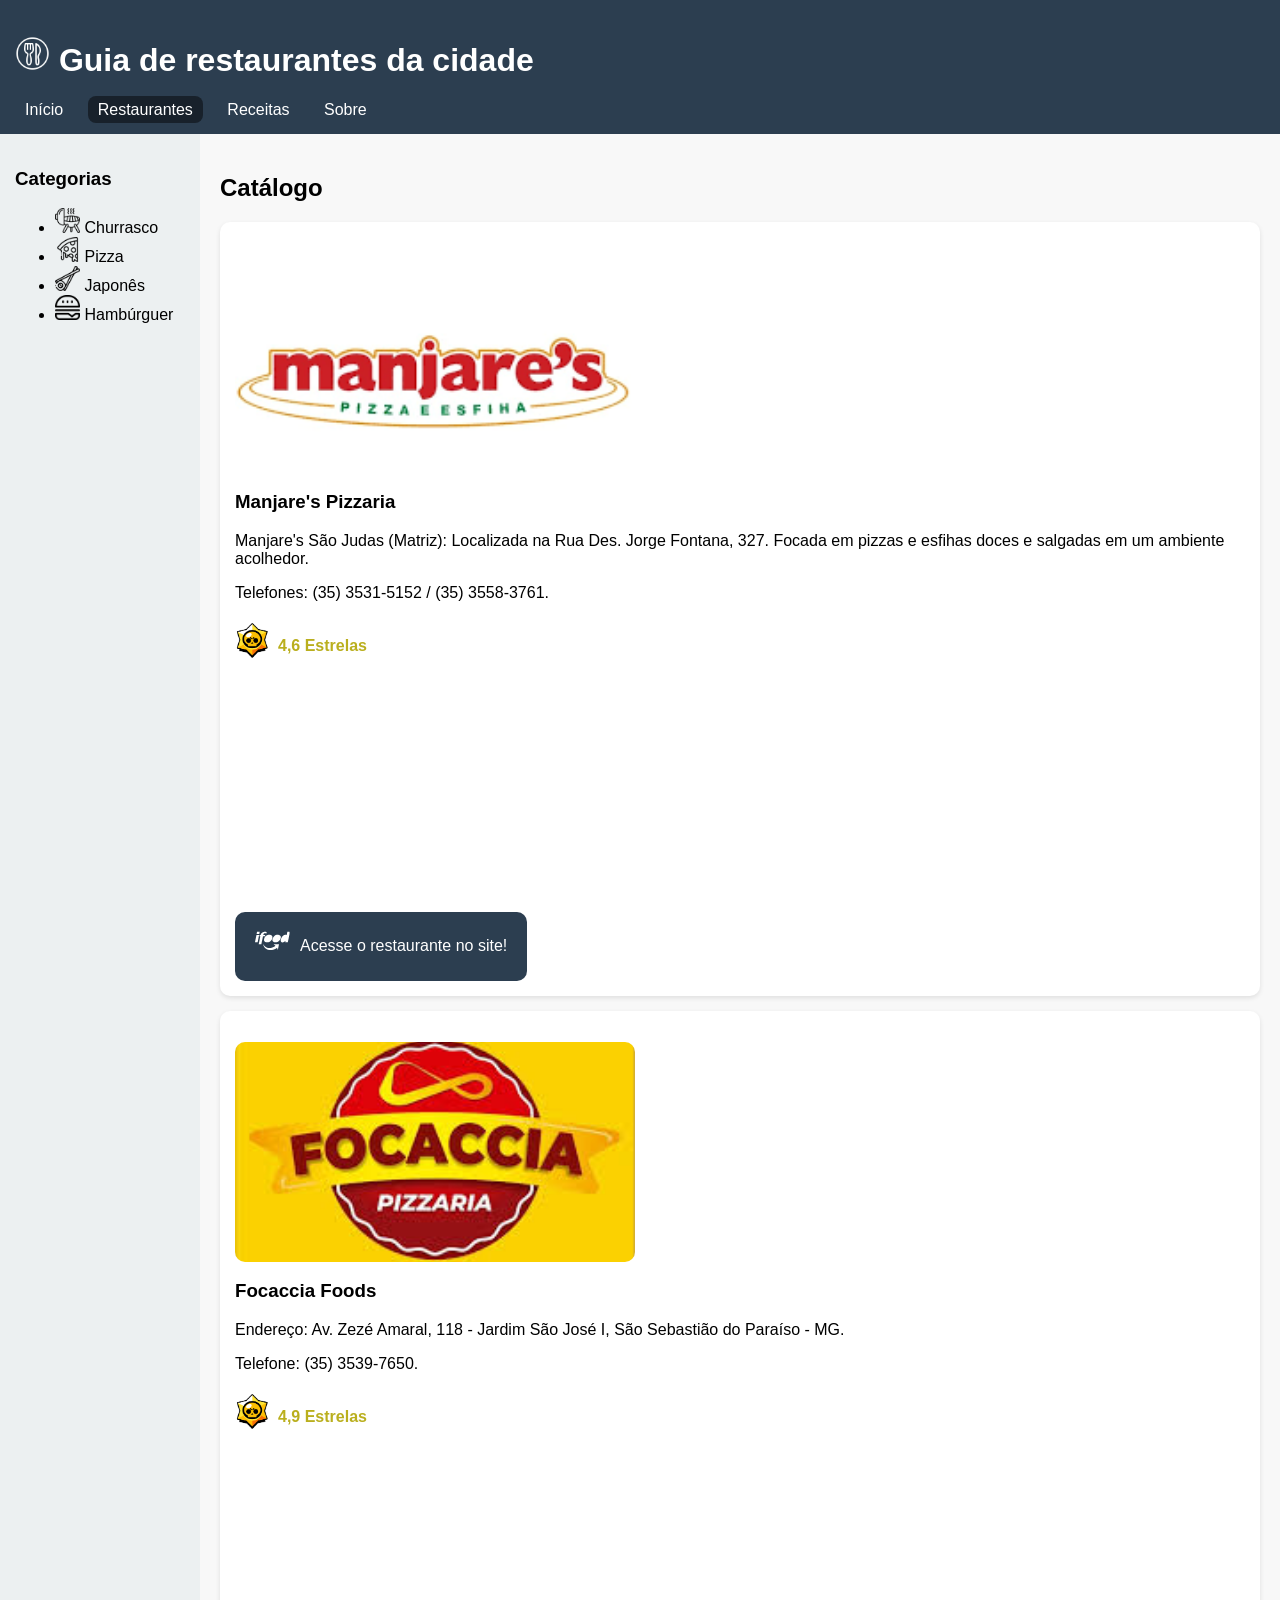
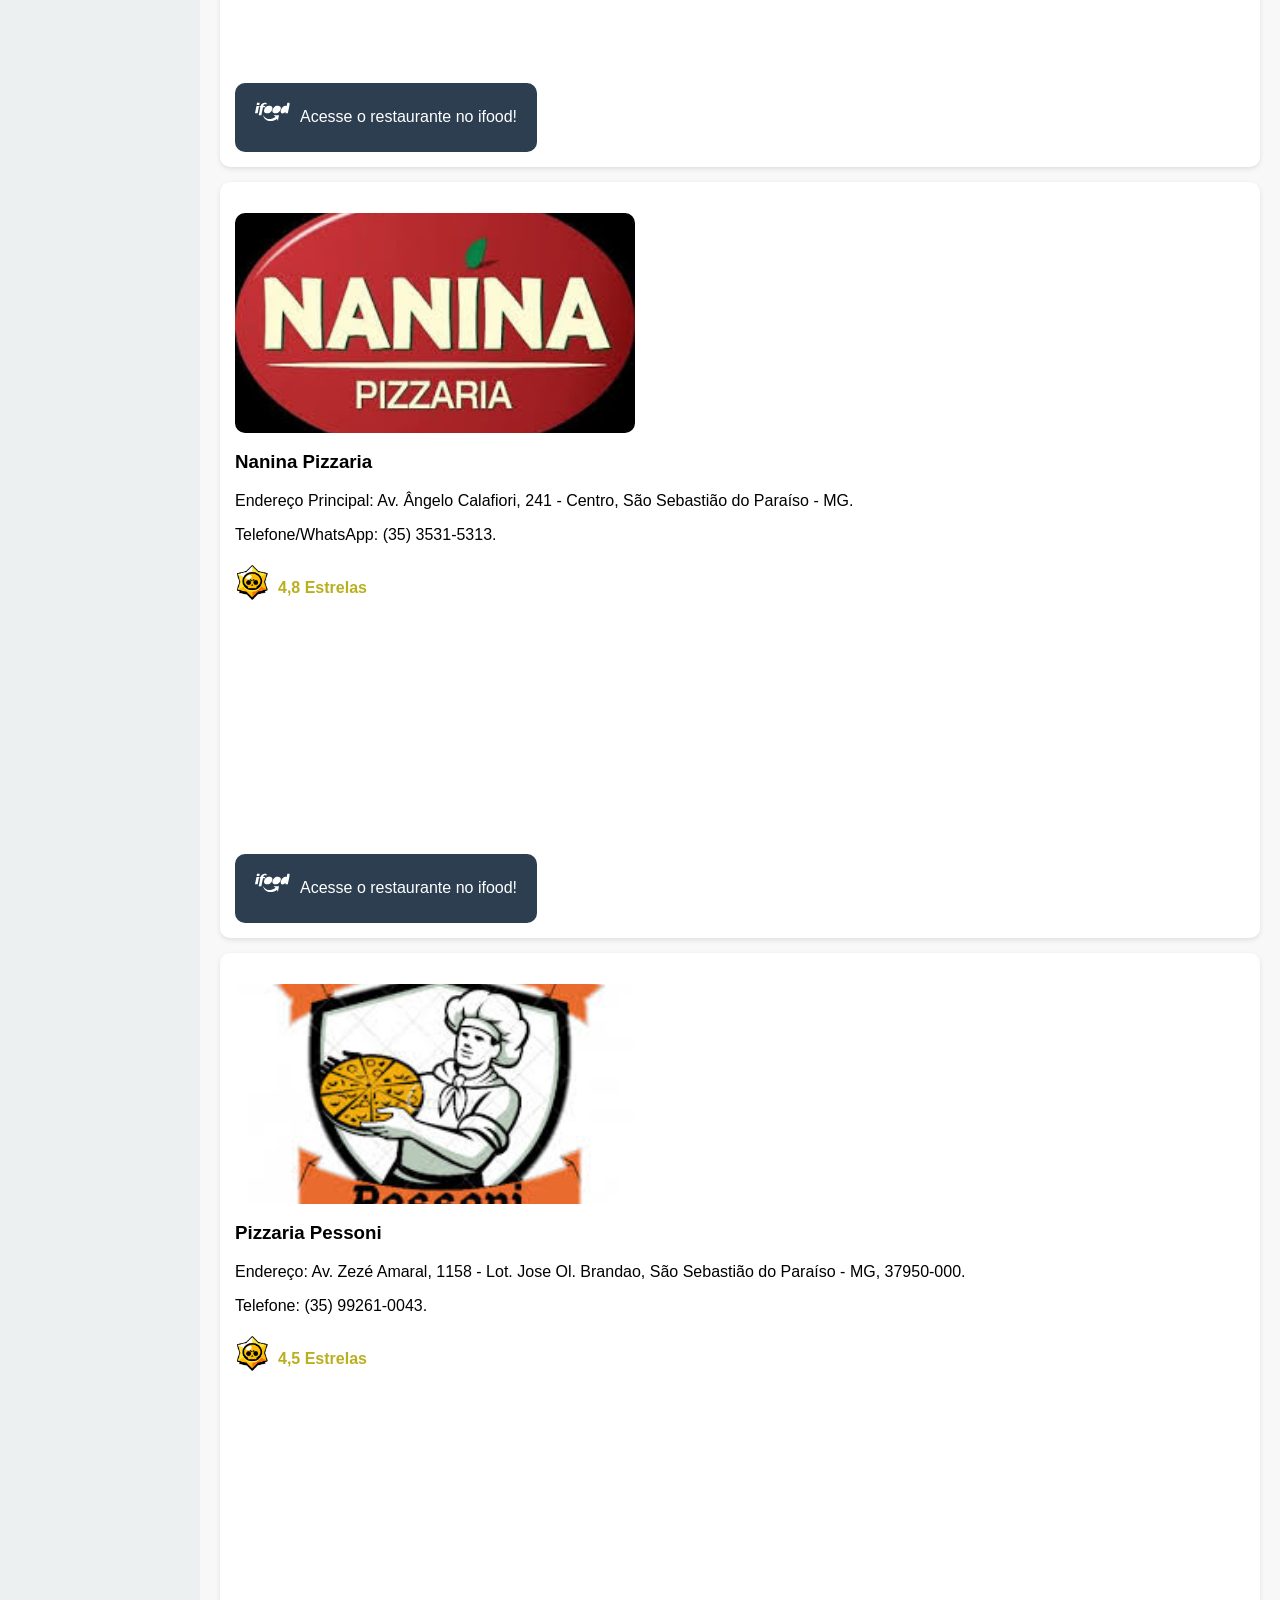
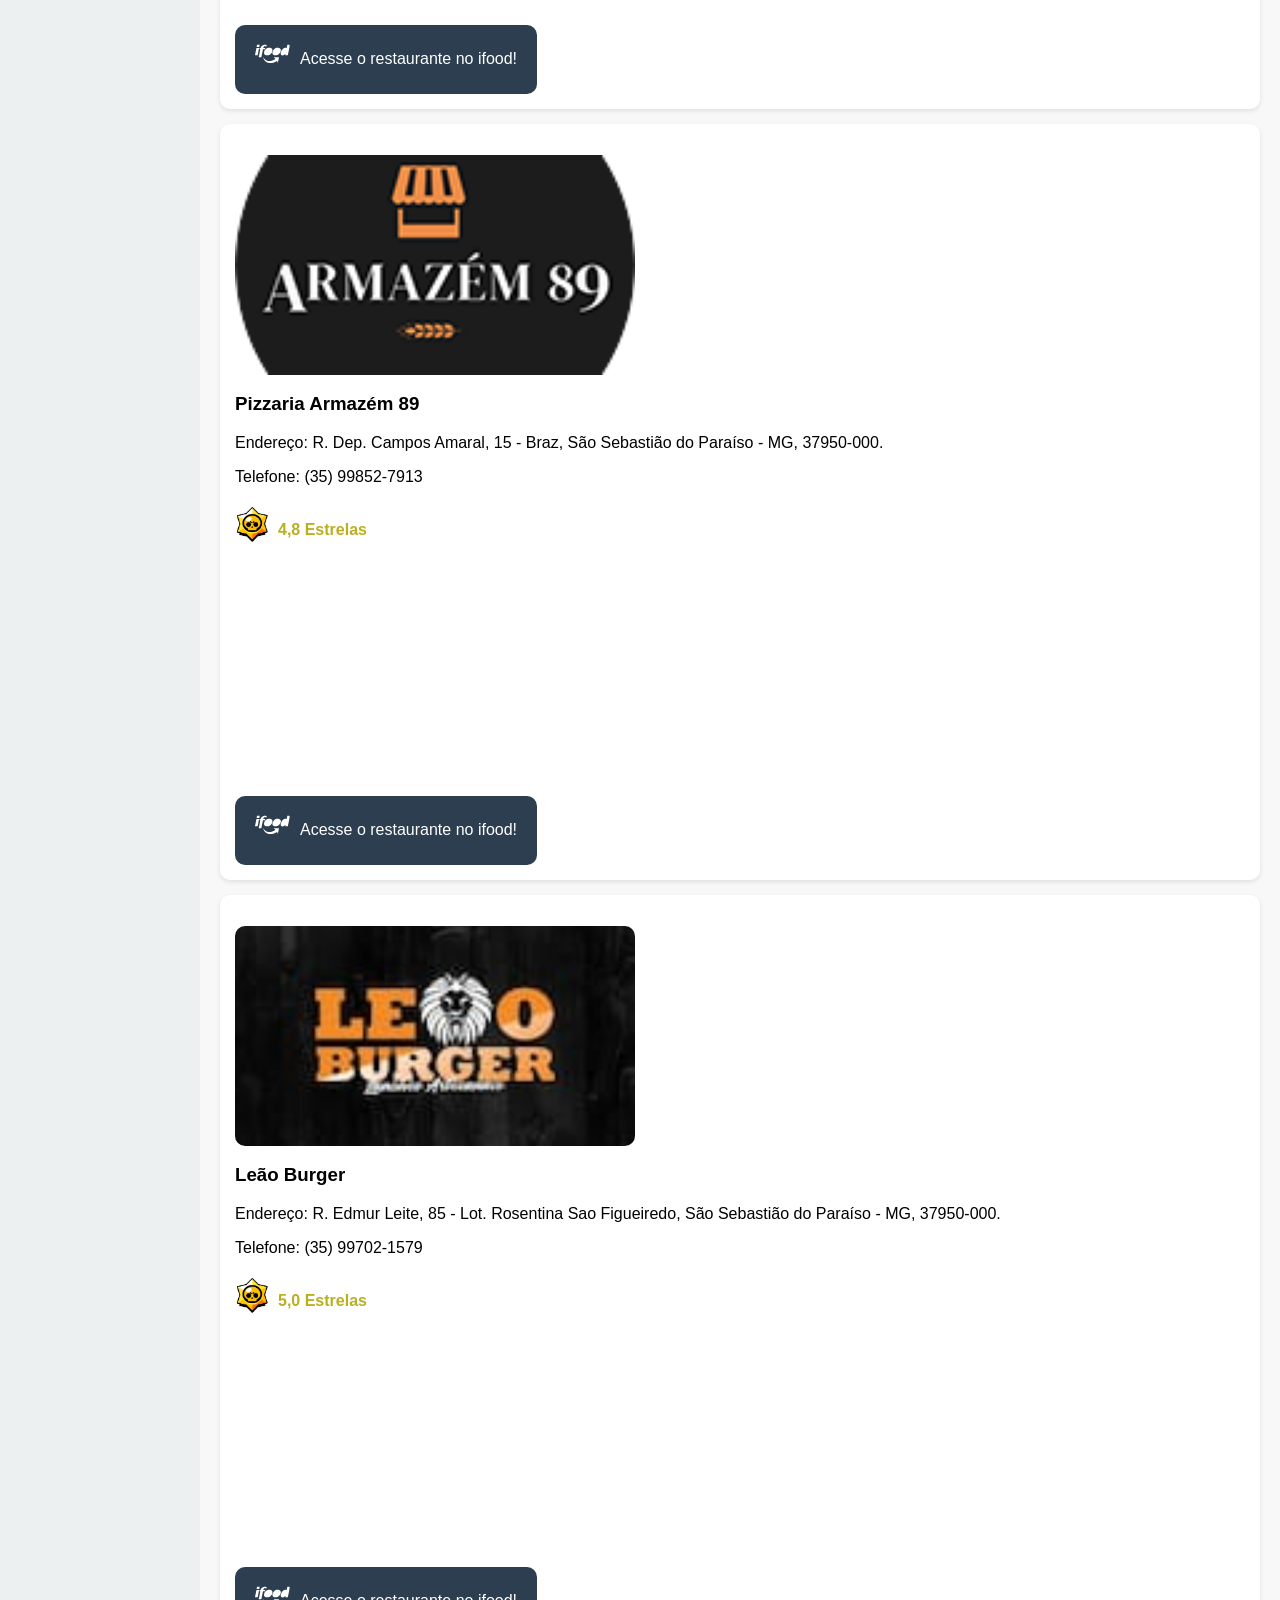
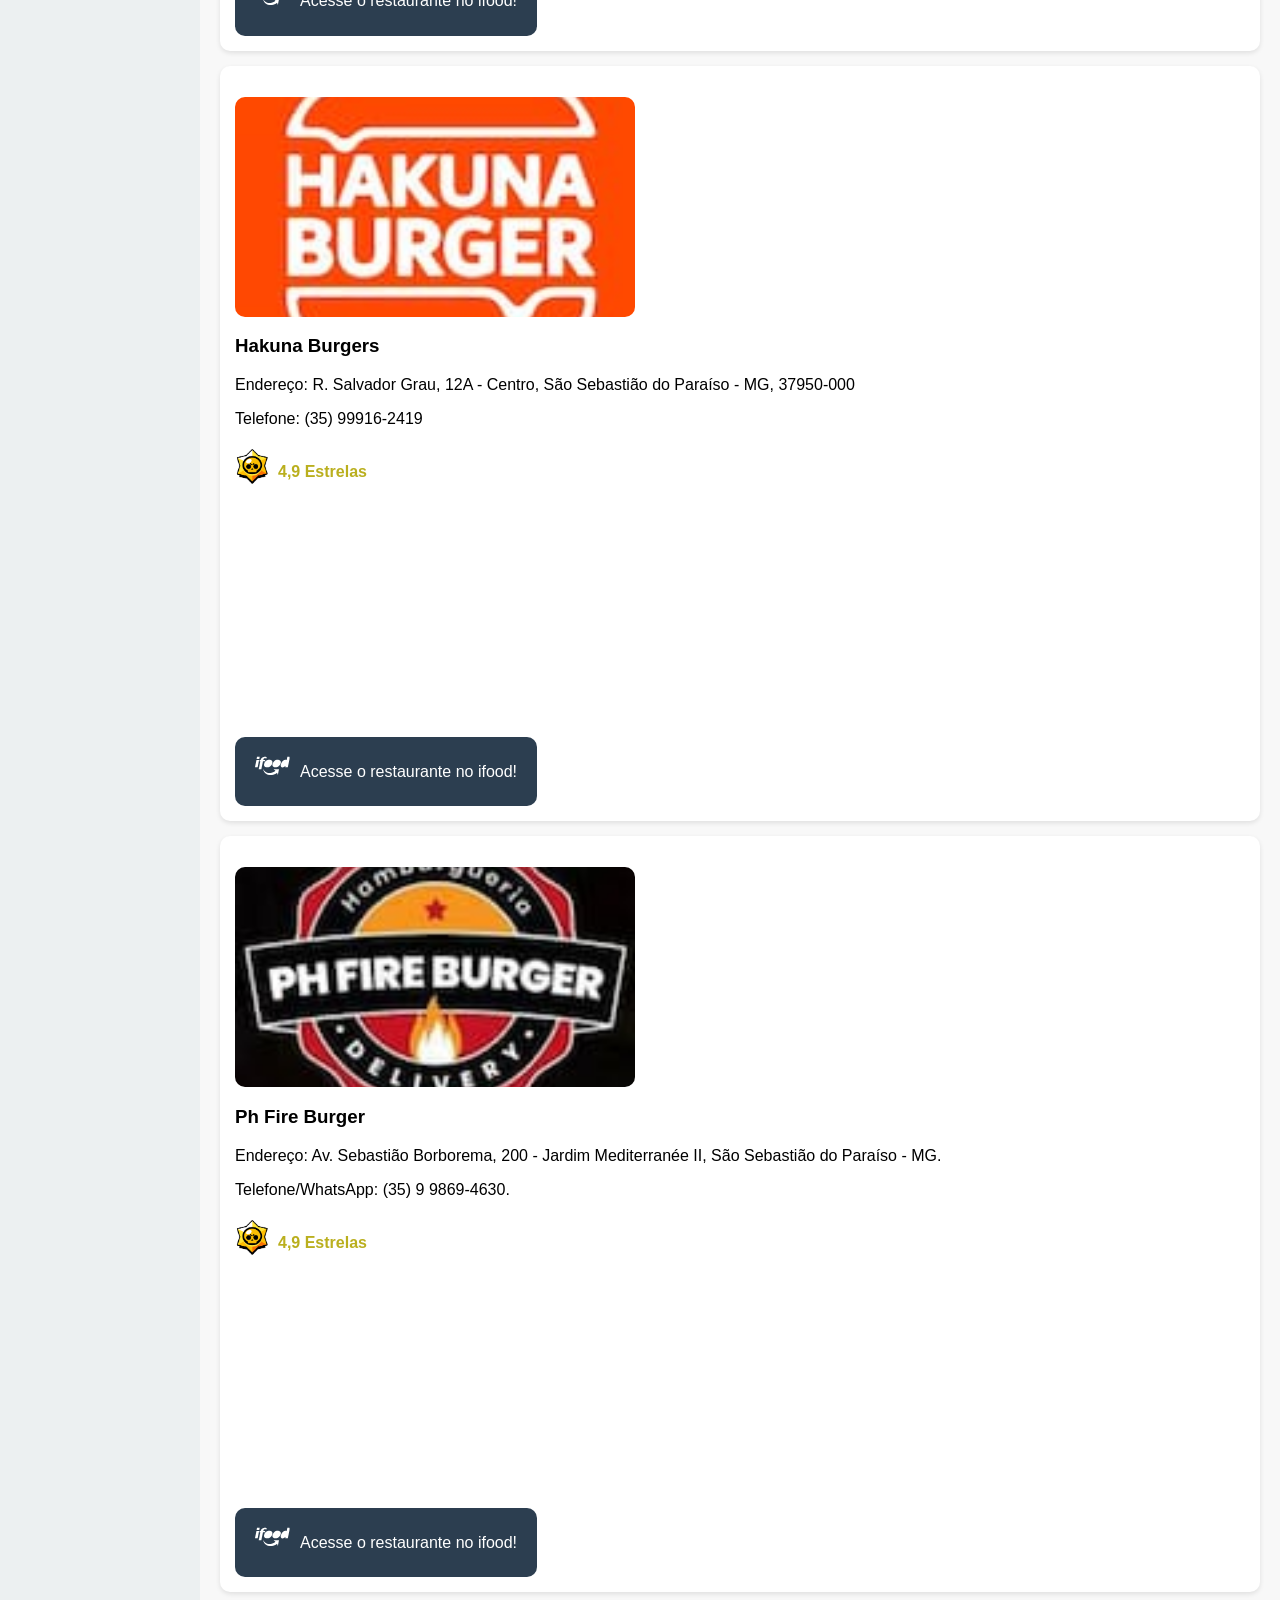
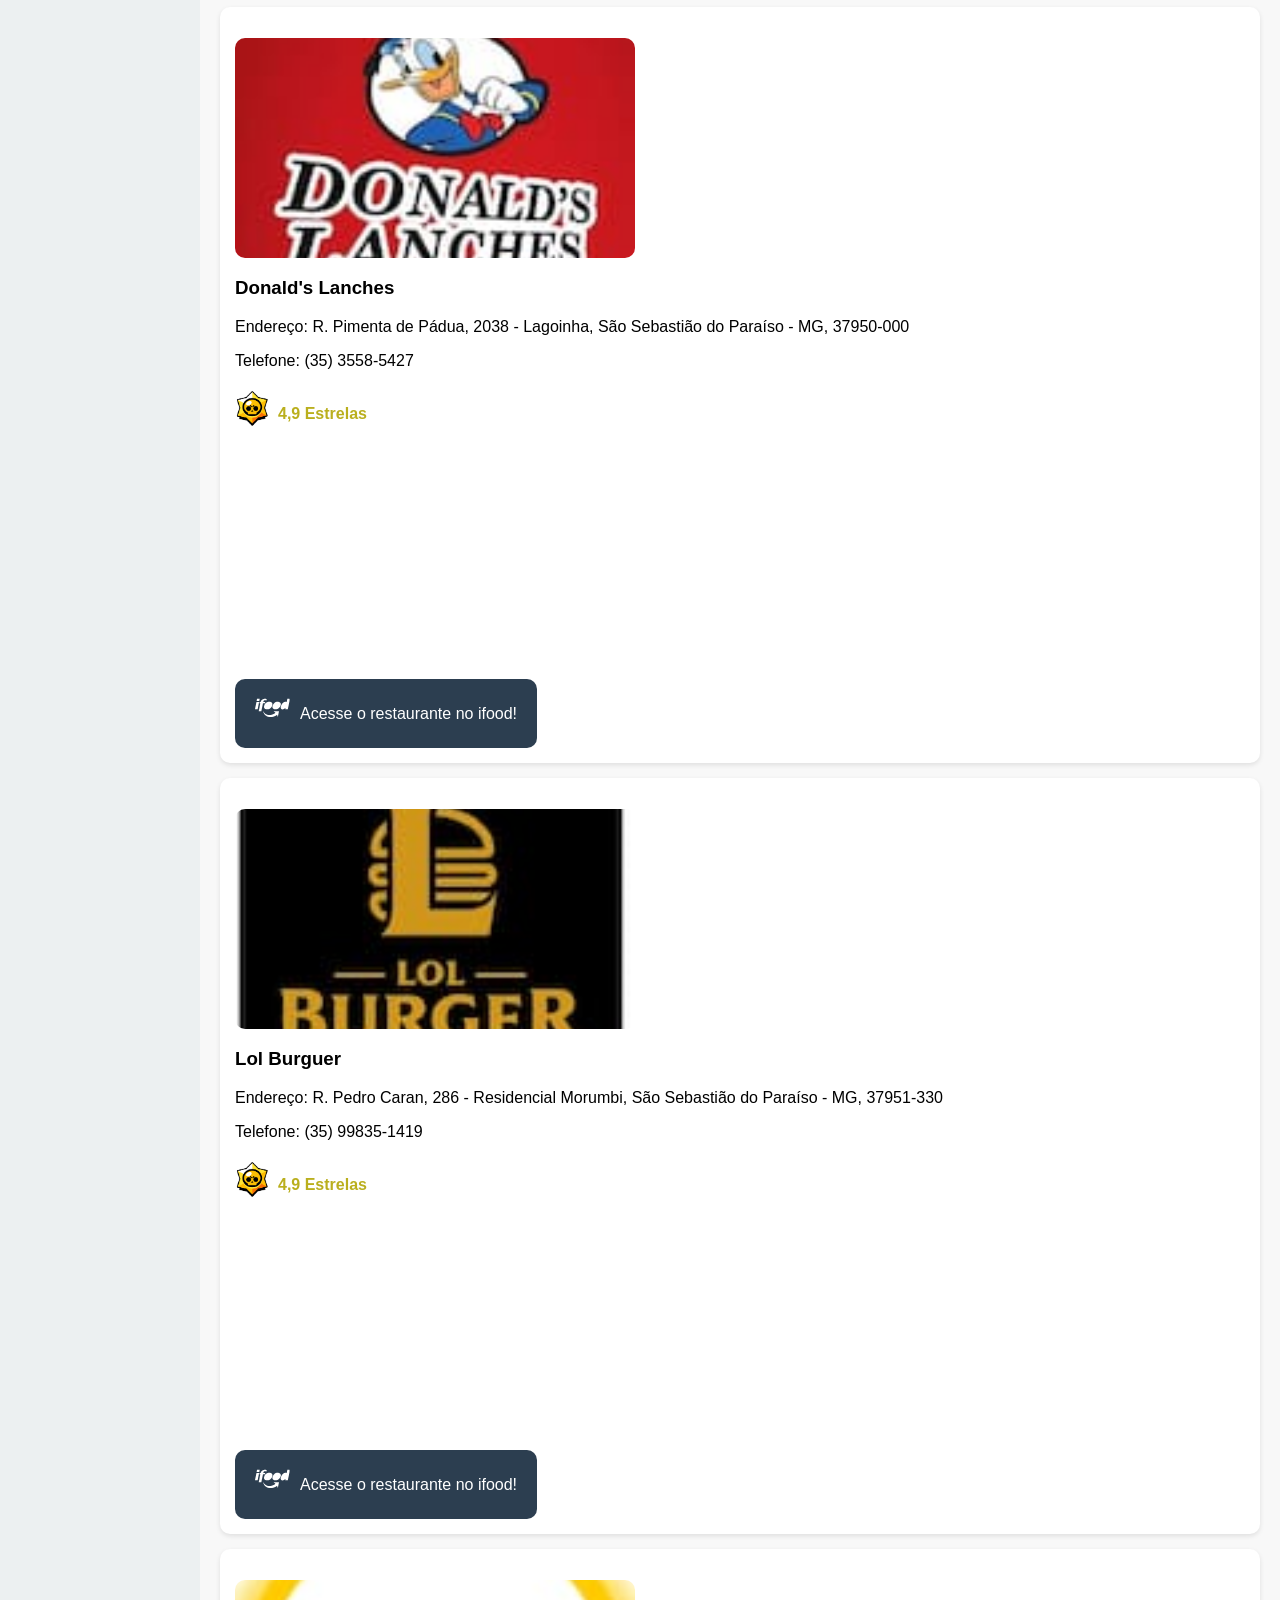
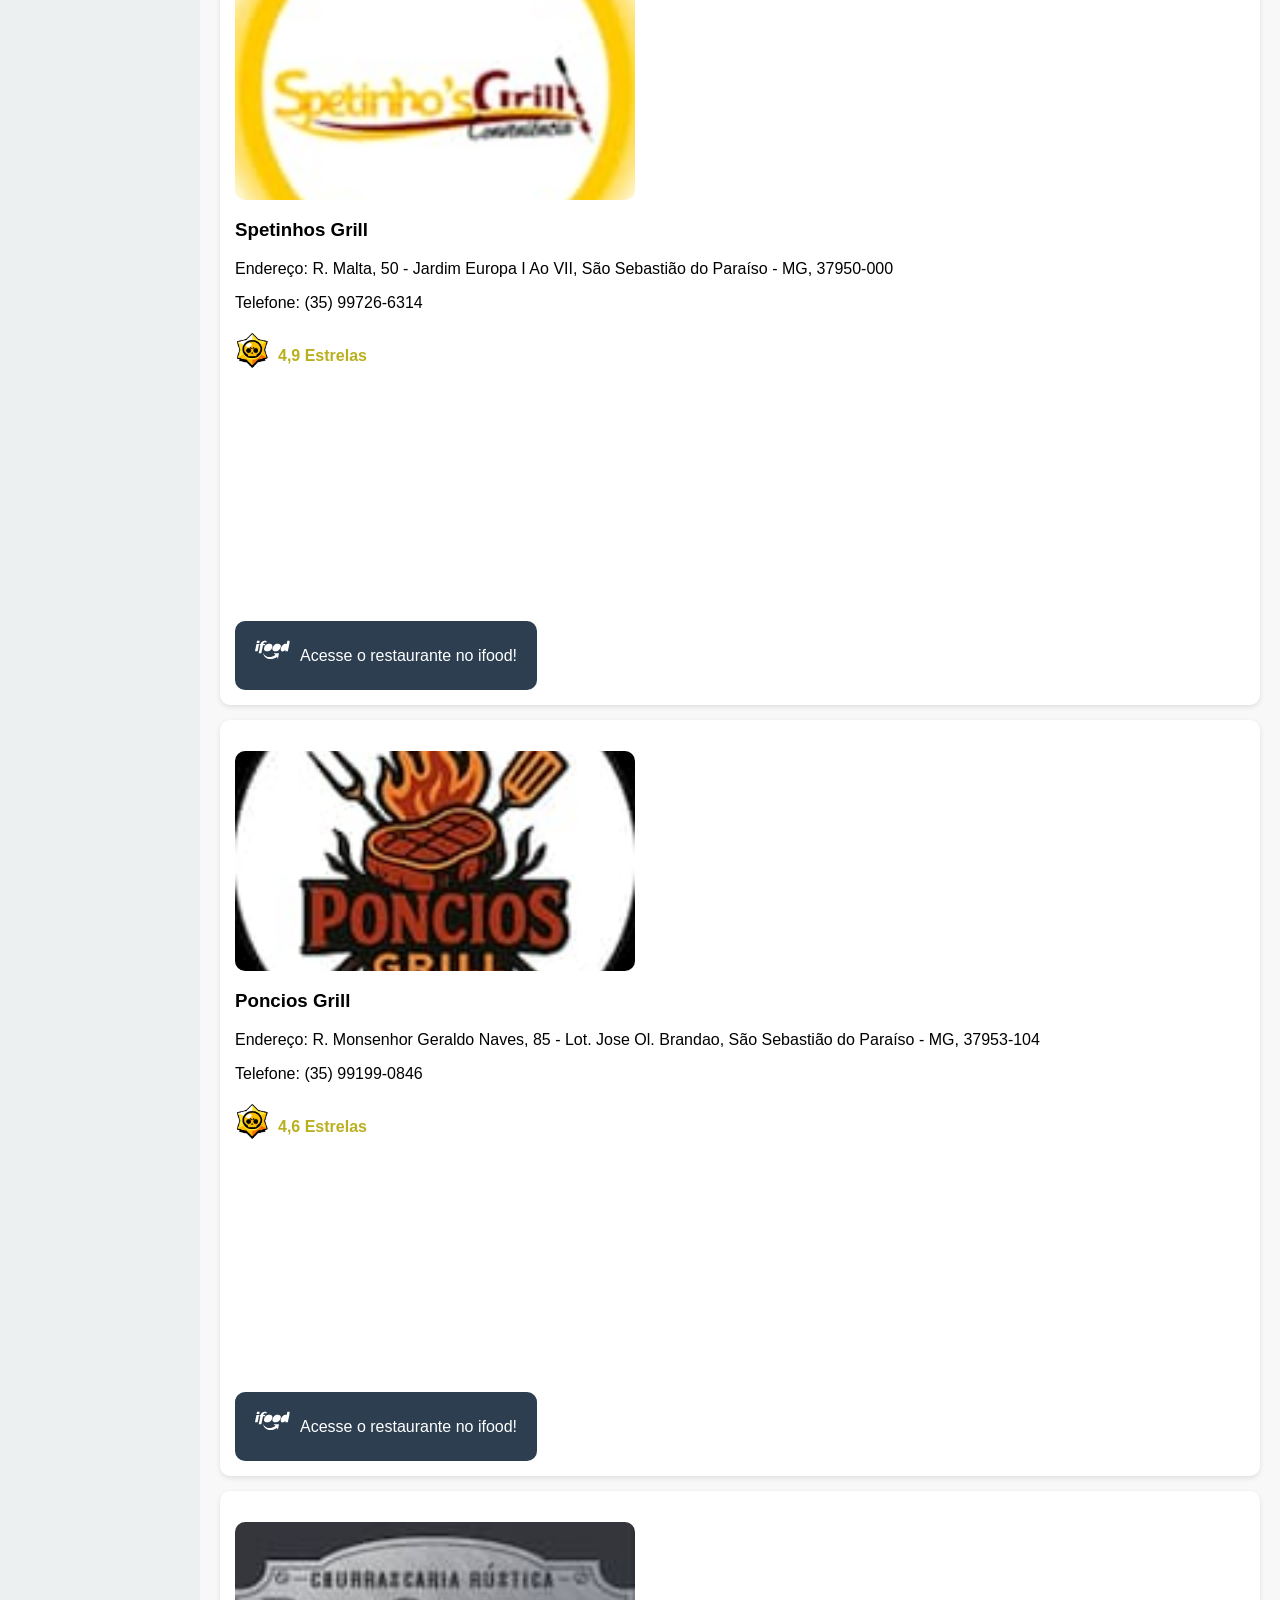
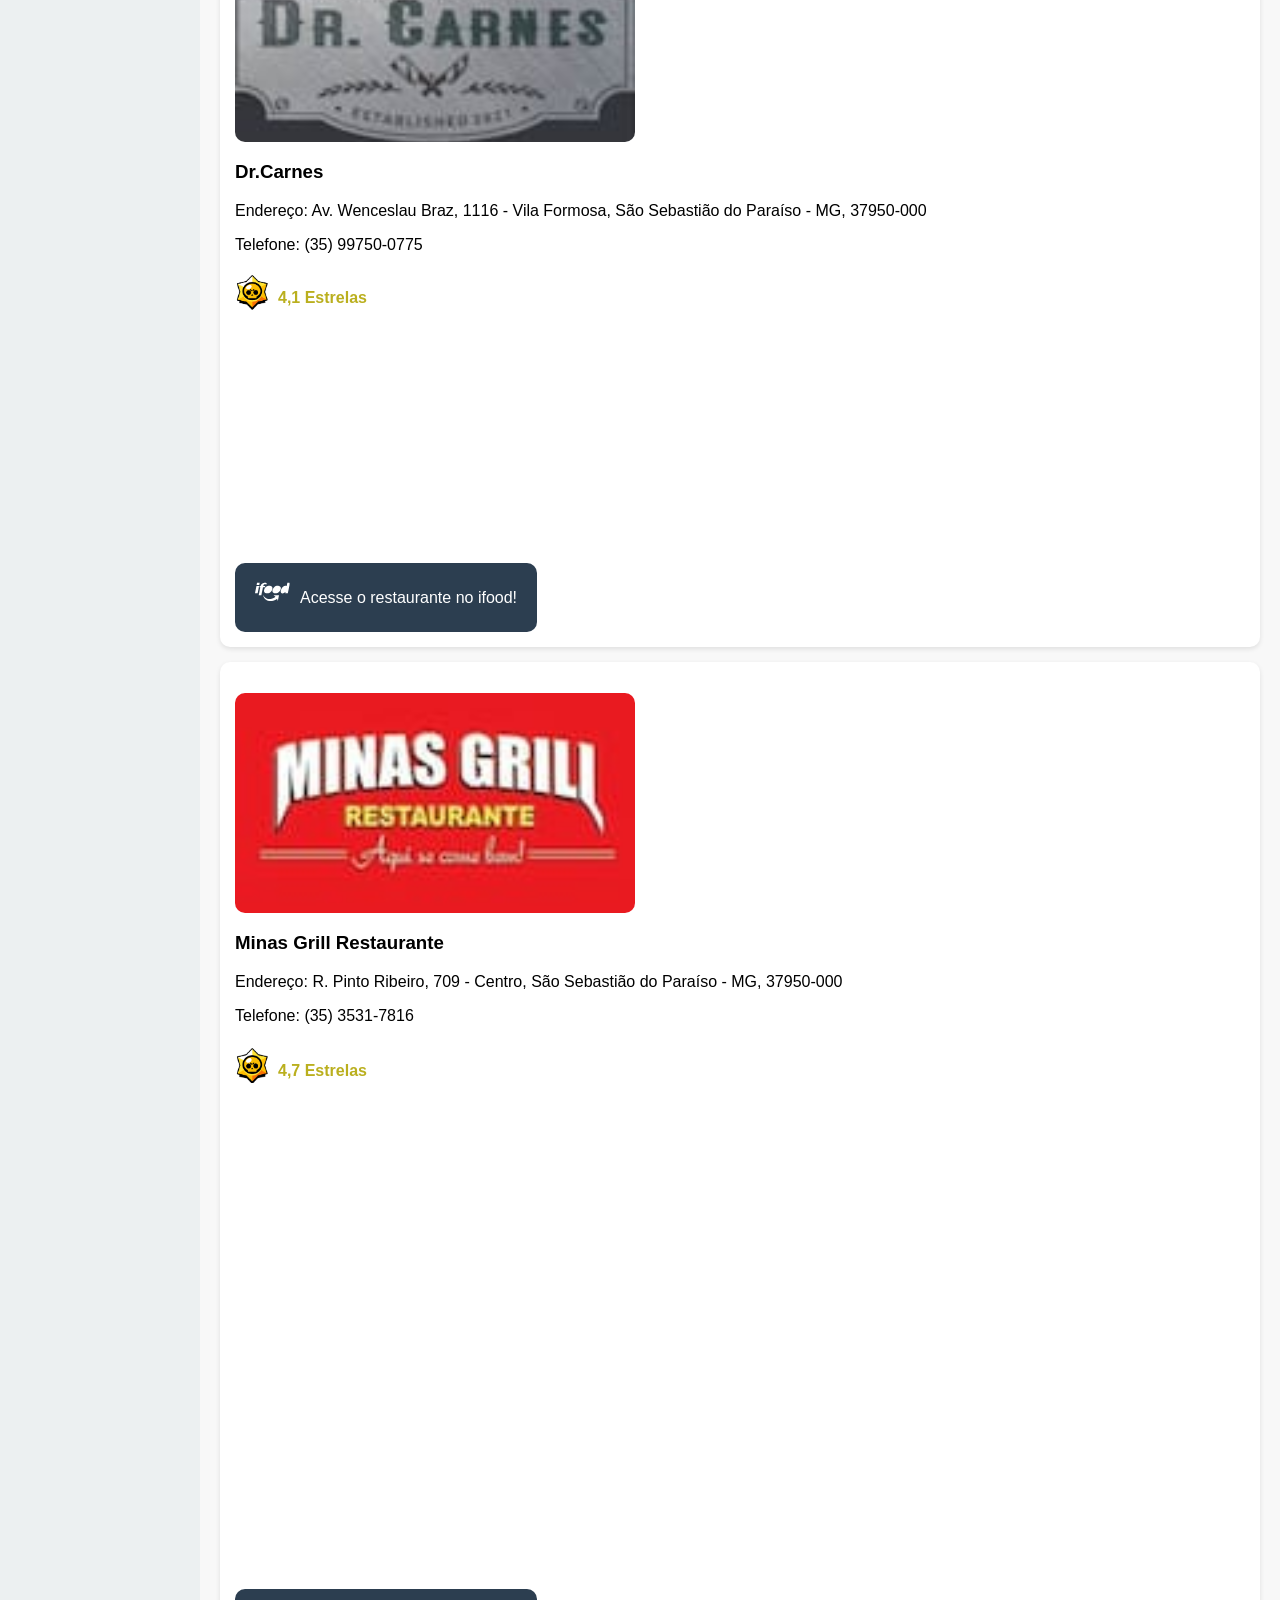
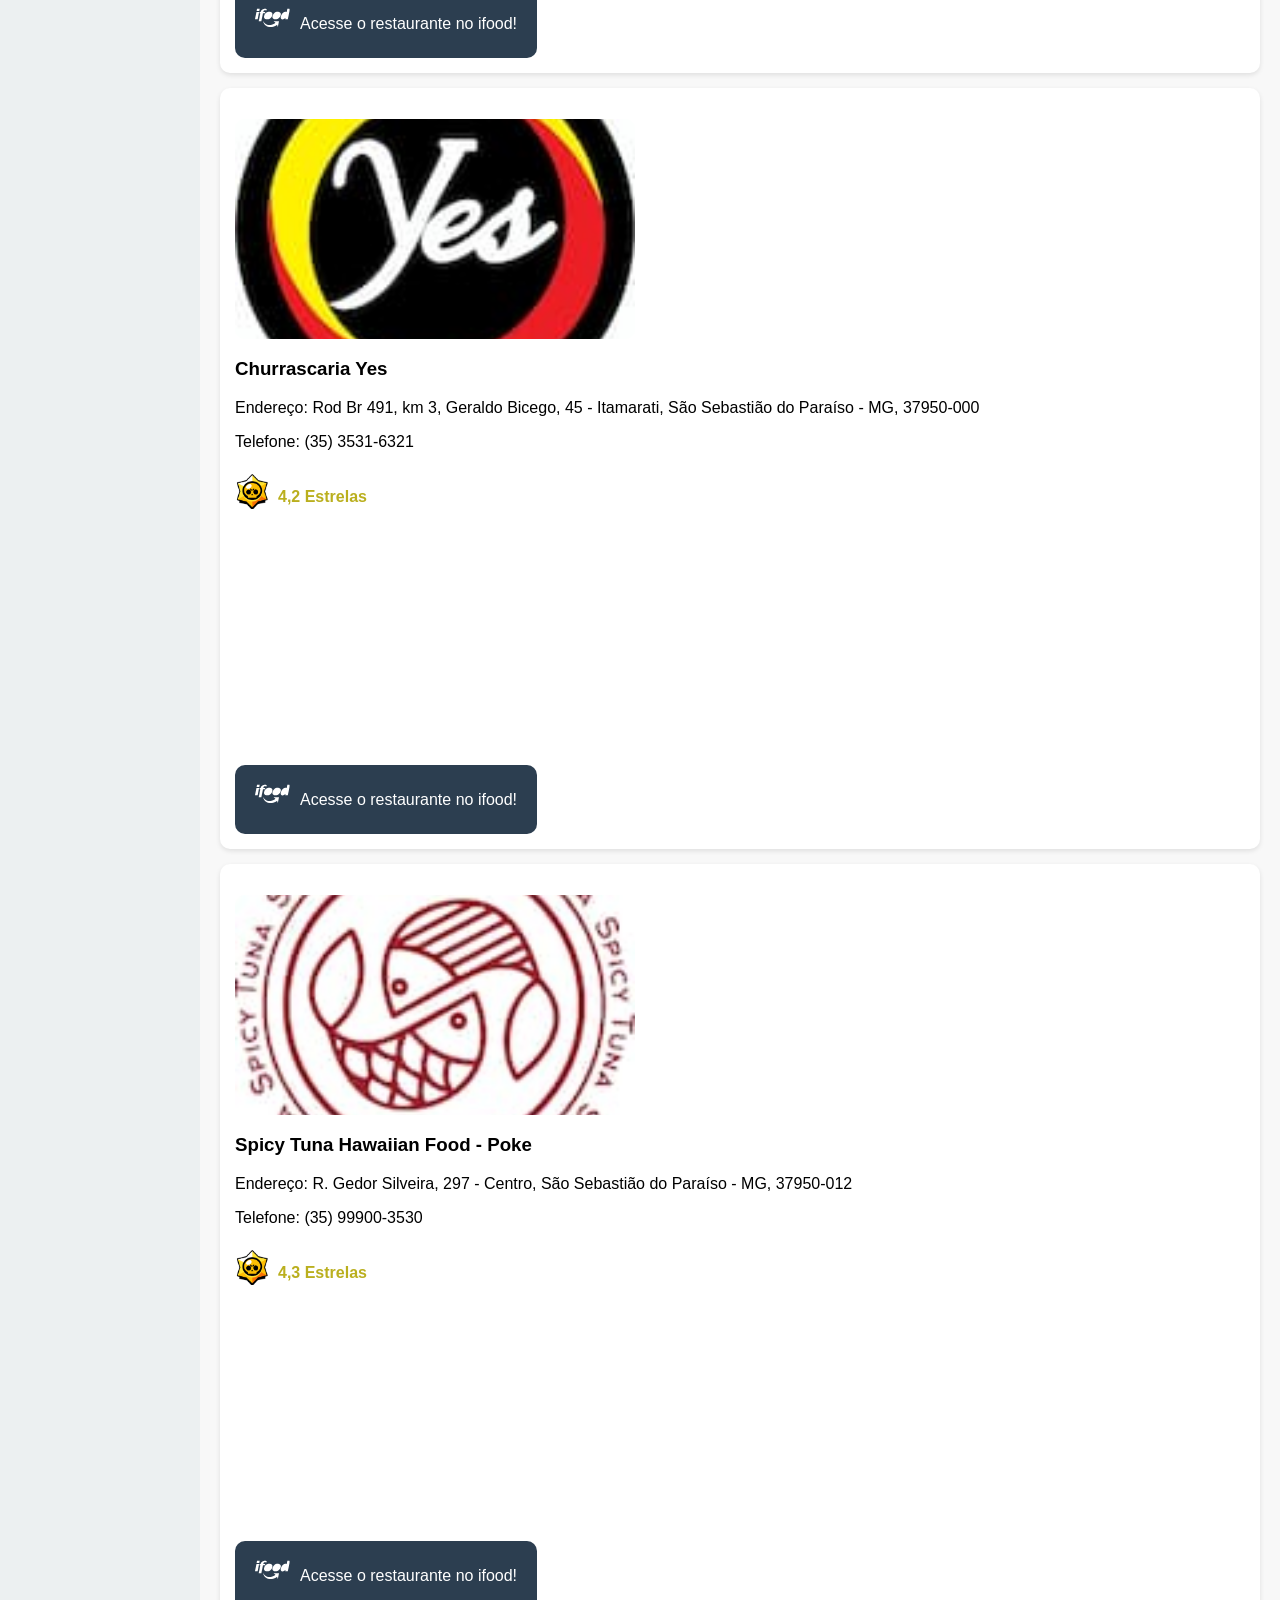
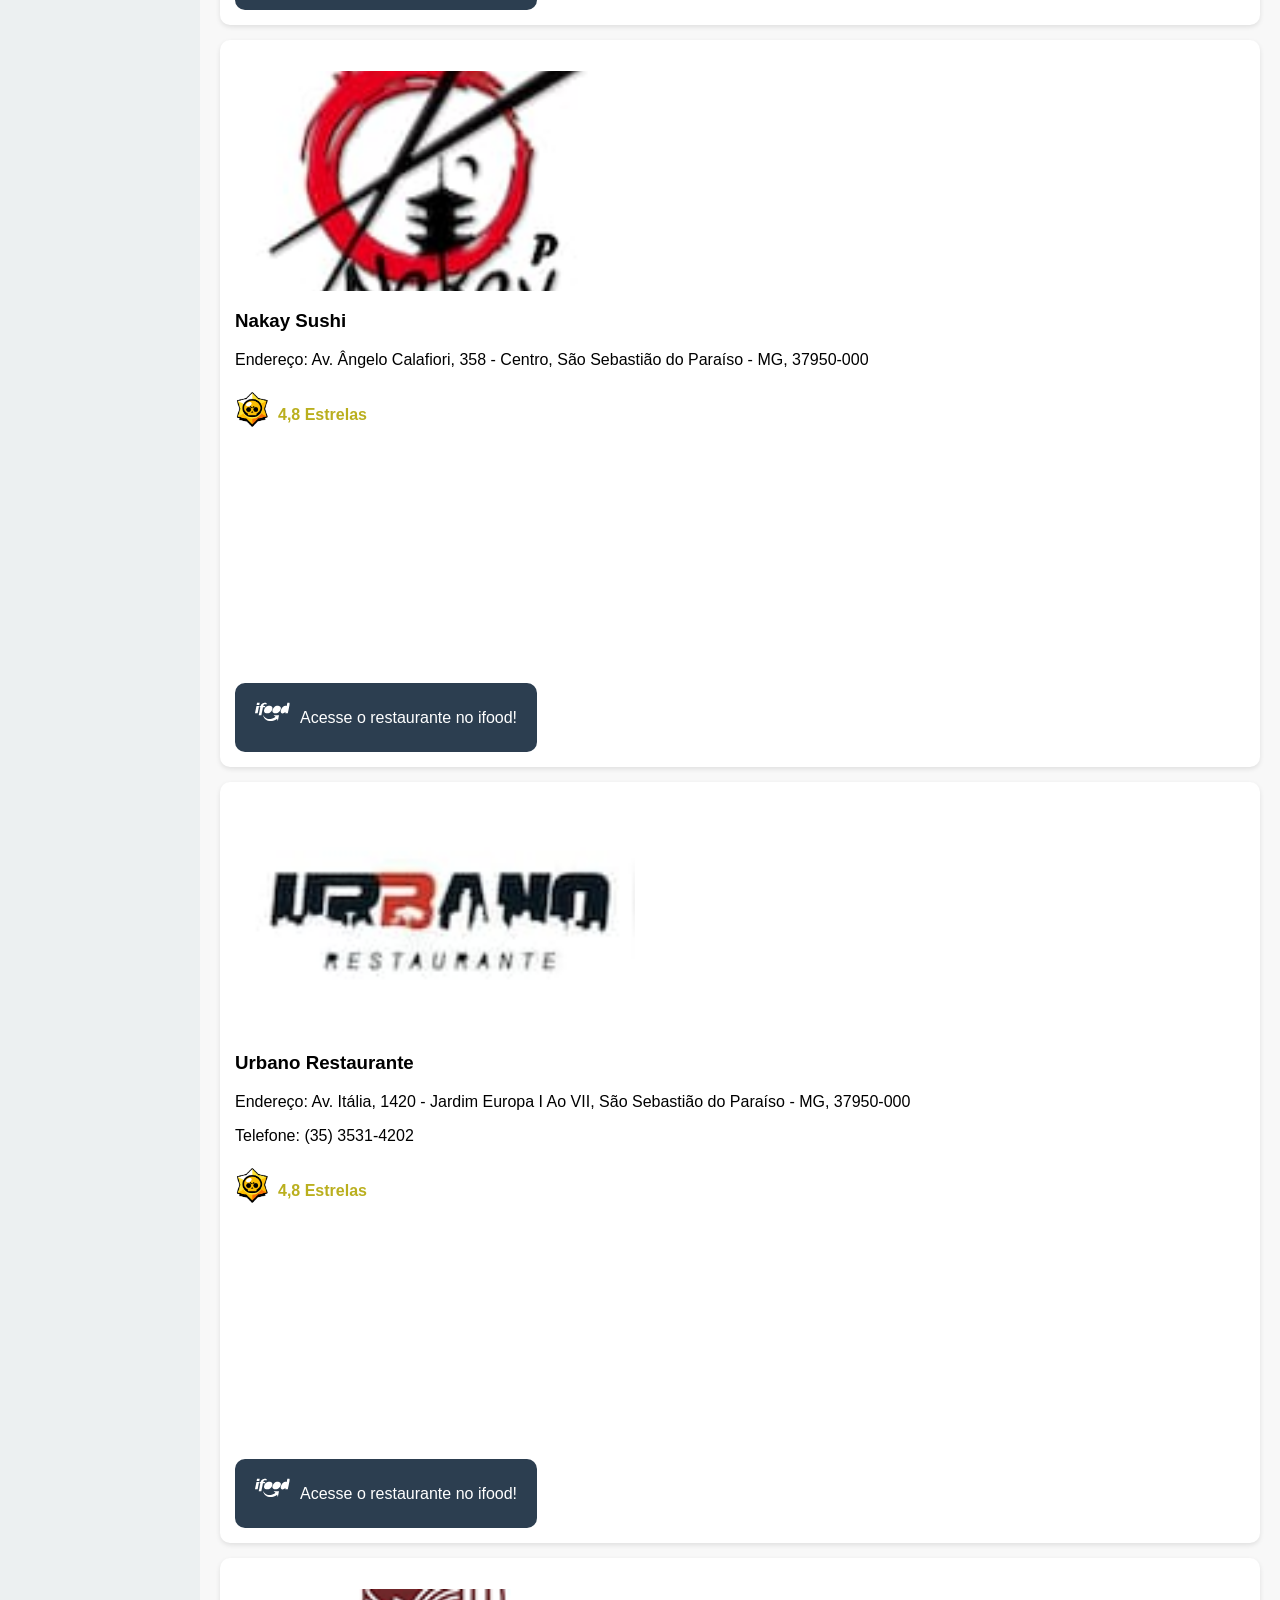
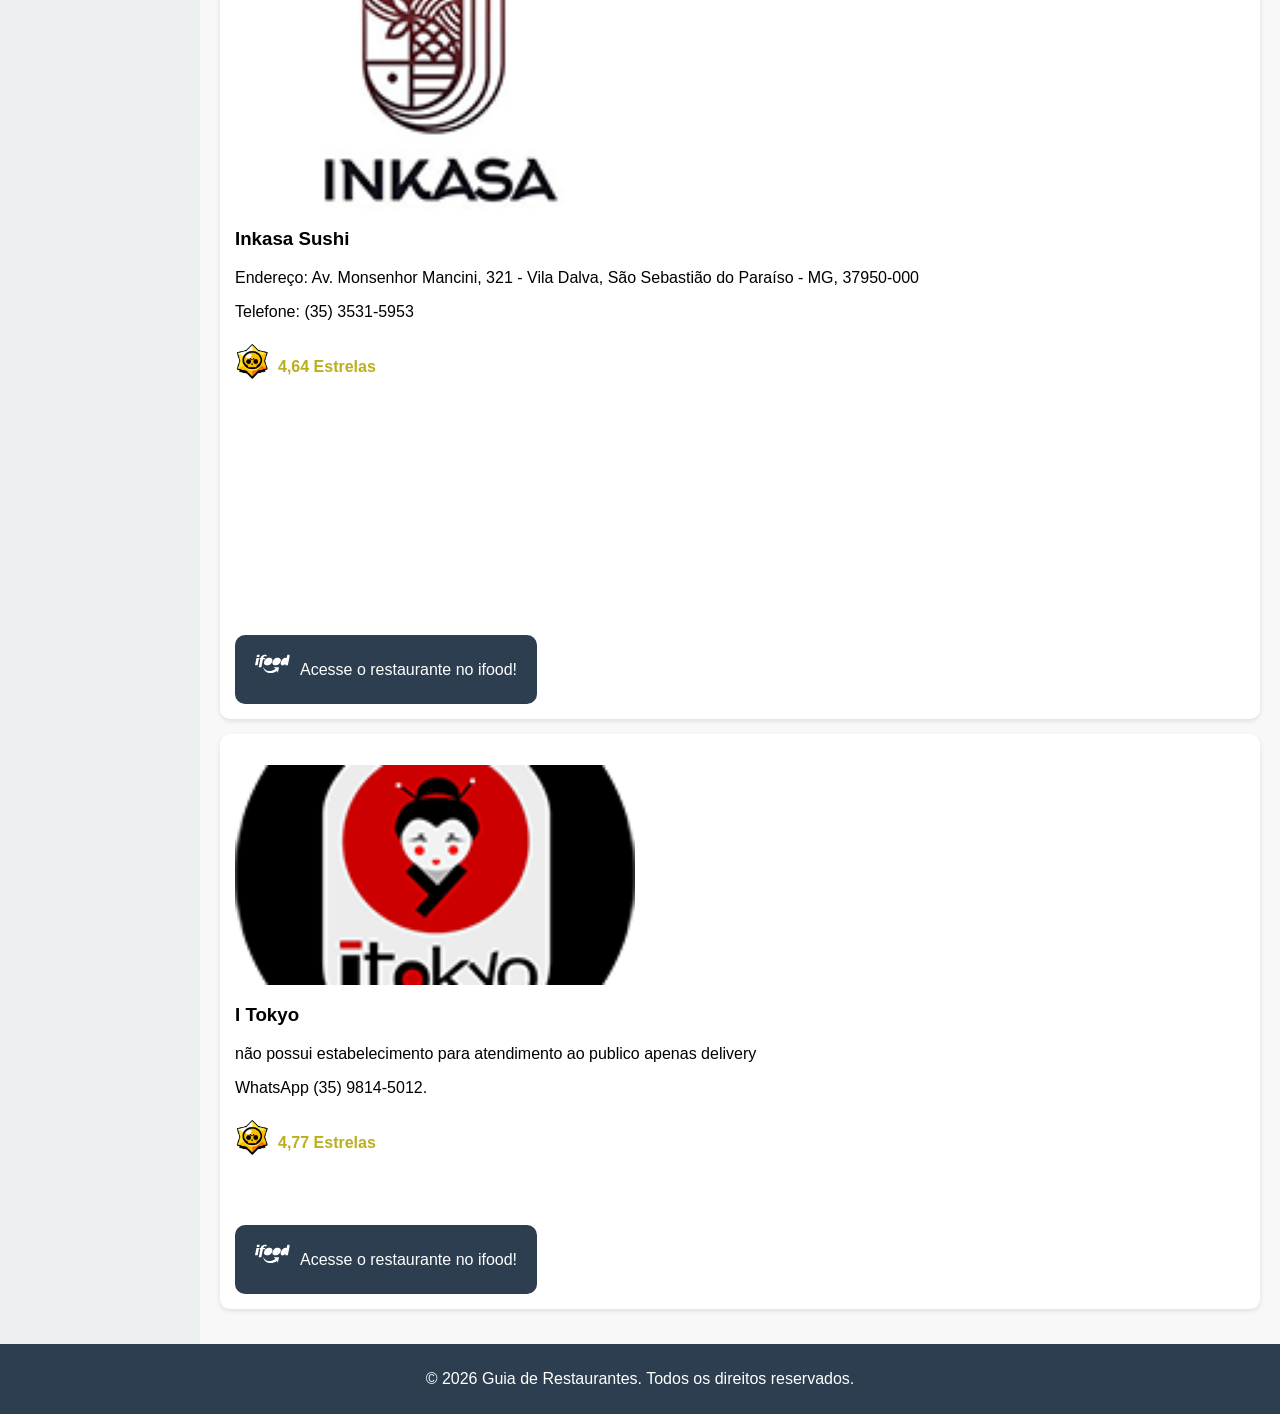
<file: trabalho_gui_de_restaurantes_da_cidade/restaurantes.html>
<!DOCTYPE html>
<html lang="pt-br">

<head>
    <meta charset="UTF-8">
    <meta name="viewport" content="width=device-width, initial-scale=1.0">
    <link rel="stylesheet" href="styles.css">
    <title>Guia de Culinária</title>
</head>

<body class="body_main">

    <header>
        <h1> <img class="icon" src="img/icon/prato_cossinha.png" alt=""> Guia de restaurantes da cidade</h1>
        <nav>
            <a href="index.html">Início</a>
            <a class="selecionadoMenu" href="restaurantes.html">Restaurantes</a>
            <a href="receitas.html">Receitas</a>
            <a href="sobre.html">Sobre</a>
        </nav>
    </header>

    <aside>
        <div class="menu-lateral">
            <h3>Categorias</h3>
            <ul>
                <li style="scroll-behavior: smooth;">
                    <img class="iconCategorias" src="img/icon/churrasco.png" alt="">
                    <a class="categoria-a" href="#Churrasco">Churrasco</a>
                </li>
                <li style="scroll-behavior: smooth;">
                    <img class="iconCategorias" src="img/icon/fatia-de-pizza.png" alt="">
                    <a class="categoria-a" href="#pizzarias">Pizza</a>
                </li>
                <li style="scroll-behavior: smooth;">
                    <img class="iconCategorias" src="img/icon/sushi.png" alt="">
                    <a class="categoria-a" href="#japones">Japonês</a>
                </li>
                <li style="scroll-behavior: smooth;">
                    <img class="iconCategorias" src="img/icon/hamburguer.png" alt="">
                    <a class="categoria-a" href="#hamburgueria">Hambúrguer</a>
                </li>
            </ul>
        </div>

    </aside>

    <main>
        <h2><b>Catálogo</b></h2>

        <article id="pizzarias"><!--ideia de aplicação de id de redirecionamento-->
            <p id="Manjares_Pizzaria"></p>
            <img src="img/logos restaurantes/manjares.png" alt="Manjare's">
            <h3>Manjare's Pizzaria</h3>
            <p>Manjare's São Judas (Matriz): Localizada na Rua Des. Jorge Fontana, 327. Focada em pizzas e esfihas doces
                e salgadas em um ambiente acolhedor.</p>
            <p>Telefones: (35) 3531-5152 / (35) 3558-3761.</p>

            <h4 style="display: flex; align-items: center; gap: 8px;">
                <img class="icon" src="img/icon/estrela_.png" alt="4,6 Estrelas">
                <p style="color: rgb(186, 175, 30); margin: 0;">4,6 Estrelas</p>
            </h4>

            <iframe
                src="https://www.google.com/maps/embed?pb=!1m18!1m12!1m3!1d29818.574471032705!2d-47.03786658916013!3d-20.899368700000004!2m3!1f0!2f0!3f0!3m2!1i1024!2i768!4f13.1!3m3!1m2!1s0x94b717c1a3597503%3A0xdc41dfed44d8e56a!2sManjares%20Pizzaria!5e0!3m2!1spt-BR!2sbr!4v1774735505423!5m2!1spt-BR!2sbr"
                width="400vh" height="200" style="border:0; border-radius:10px;" loading="lazy">
            </iframe>

            <br><br>

            <button onclick="window.open('https://manjares.wabiz.delivery/')">
                <img class="icon" src="img/icon/ifood.svg" alt="">Acesse o restaurante no site!
            </button>
            <!-- A ideia desse botão é o redirecionamento de forma simples ao app do ifood ou similar para a compra no estabelecimento, outra observção que esta ocorrendo é o uso de window.open que ira abrir uma nova janela diferente aos das outras paginas que sobre põem a mesma pagina-->
        </article>

        <article>
            <p id="Focaccia_Foods"></p>
            <img src="img/logos restaurantes/focaccia.jpeg" alt="Focaccia Foods">
            <h3>Focaccia Foods</h3>
            <p>Endereço: Av. Zezé Amaral, 118 - Jardim São José I, São Sebastião do Paraíso - MG.</p>
            <p>Telefone: (35) 3539-7650.</p>

            <h4 style="display: flex; align-items: center; gap: 8px;">
                <img class="icon" src="img/icon/estrela_.png" alt="4,9 Estrelas">
                <p style="color: rgb(186, 175, 30); margin: 0;">4,9 Estrelas</p>
            </h4>

            <iframe src="https://www.google.com/maps?q=focaccia+foods&output=embed" width="400vh" height="200"
                style="border:0; border-radius:10px;" loading="lazy">
            </iframe>

            <br><br>

            <button
                onclick="window.open('https://www.ifood.com.br/delivery/sao-sebastiao-do-paraiso-mg/focaccia-foods-jardim-sao-jose-ii/ef007777-f0f0-4bb6-9f7f-efd27180bbdd')">
                <img class="icon" src="img/icon/ifood.svg" alt="">Acesse o restaurante no ifood!
            </button>
        </article>

        <article>
            <p id="Nanina_Pizzaria"></p>
            <img src="img/logos restaurantes/nanina.jpeg" alt="Nanina Pizzaria">
            <h3>Nanina Pizzaria</h3>
            <p>Endereço Principal: Av. Ângelo Calafiori, 241 - Centro, São Sebastião do Paraíso - MG.</p>
            <p>Telefone/WhatsApp: (35) 3531-5313.</p>

            <h4 style="display: flex; align-items: center; gap: 8px;">
                <img class="icon" src="img/icon/estrela_.png" alt="4,8 Estrelas">
                <p style="color: rgb(186, 175, 30); margin: 0;">4,8 Estrelas</p>
            </h4>

            <iframe
                src="https://www.google.com/maps/embed?pb=!1m18!1m12!1m3!1d3726.8422675029938!2d-46.9846977!3d-20.918664700000004!2m3!1f0!2f0!3f0!3m2!1i1024!2i768!4f13.1!3m3!1m2!1s0x94b7177f2628bec5%3A0xec90f0e9cad34bd9!2sNanina%20Pizzaria!5e0!3m2!1spt-BR!2sbr!4v1774738288977!5m2!1spt-BR!2sbr"
                width="400vh" height="200" style="border:0; border-radius:10px;" loading="lazy">
            </iframe>

            <br><br>

            <button
                onclick="window.open('https://www.ifood.com.br/delivery/sao-sebastiao-do-paraiso-mg/nanina-pizzaria-ltda-centro/02e19e08-2f19-49f7-b3eb-bc5060165288')">
                <img class="icon" src="img/icon/ifood.svg" alt="">Acesse o restaurante no ifood!
            </button>
        </article>

        <article>
            <p id="Pizzaria_Pessoni"></p>
            <img src="img/logos restaurantes/pessoni.jpeg" alt="Pizzaria Pessoni">
            <h3>Pizzaria Pessoni</h3>
            <p>Endereço: Av. Zezé Amaral, 1158 - Lot. Jose Ol. Brandao, São Sebastião do Paraíso - MG, 37950-000.</p>
            <p>Telefone: (35) 99261-0043.</p>

            <h4 style="display: flex; align-items: center; gap: 8px;">
                <img class="icon" src="img/icon/estrela_.png" alt="4,5 Estrelas">
                <p style="color: rgb(186, 175, 30); margin: 0;">4,5 Estrelas</p>
            </h4>

            <iframe
                src="https://www.google.com/maps/embed?pb=!1m18!1m12!1m3!1d3727.146016185002!2d-46.989618300000004!3d-20.9064443!2m3!1f0!2f0!3f0!3m2!1i1024!2i768!4f13.1!3m3!1m2!1s0x94b71928819ef21f%3A0xa3d9ae957a340be4!2sPizzaria%20Pessoni!5e0!3m2!1spt-BR!2sbr!4v1774738816579!5m2!1spt-BR!2sbr"
                width="400vh" height="200" style="border:0; border-radius:10px;" loading="lazy">
            </iframe>

            <br><br>

            <button
                onclick="window.open('https://www.ifood.com.br/delivery/sao-sebastiao-do-paraiso-mg/pizzaria-pessoni-jardim-sao-jose-ii/4da30a4d-40f6-4353-8b65-4da1d2c70f38')">
                <img class="icon" src="img/icon/ifood.svg" alt="">Acesse o restaurante no ifood!
            </button>
        </article>

        <article>
            <p id="Pizzaria_Armazém_89"></p>
            <img src="img/logos restaurantes/Pizzaria Armazém 89.png" alt="Pizzaria Armazém 89">
            <h3>Pizzaria Armazém 89</h3>
            <p>Endereço: R. Dep. Campos Amaral, 15 - Braz, São Sebastião do Paraíso - MG, 37950-000.</p>
            <p>Telefone: (35) 99852-7913</p>

            <h4 style="display: flex; align-items: center; gap: 8px;">
                <img class="icon" src="img/icon/estrela_.png" alt="4,8 Estrelas">
                <p style="color: rgb(186, 175, 30); margin: 0;">4,8 Estrelas</p>
            </h4>

            <iframe
                src="https://www.google.com/maps/embed?pb=!1m18!1m12!1m3!1d3726.986731080994!2d-46.99750110000001!3d-20.9128535!2m3!1f0!2f0!3f0!3m2!1i1024!2i768!4f13.1!3m3!1m2!1s0x94b71701bd41f6b9%3A0x88f6f83801a45302!2sArmaz%C3%A9m%2089!5e0!3m2!1spt-BR!2sbr!4v1774828131986!5m2!1spt-BR!2sbr"
                width="400vh" height="200" style="border:0; border-radius:10px;" loading="lazy">
            </iframe>

            <br><br>

            <button
                onclick="window.open('https://www.ifood.com.br/delivery/sao-sebastiao-do-paraiso-mg/pizzaria-armazem-89---pizzas-artesanais-braz/38e64287-4bd4-40f5-a0d0-6d61a8bbb5b6')">
                <img class="icon" src="img/icon/ifood.svg" alt="">Acesse o restaurante no ifood!
            </button>
        </article>

        <article id="hamburgueria">
            <p id="Leão_Burguer"></p>
            <img src="img/logos restaurantes/leao burguer.jpg" alt="Leão Burger">
            <h3>Leão Burger</h3>
            <p>Endereço: R. Edmur Leite, 85 - Lot. Rosentina Sao Figueiredo, São Sebastião do Paraíso - MG, 37950-000.
            </p>
            <p>Telefone: (35) 99702-1579</p>

            <h4 style="display: flex; align-items: center; gap: 8px;">
                <img class="icon" src="img/icon/estrela_.png" alt="5,0 Estrelas">
                <p style="color: rgb(186, 175, 30); margin: 0;">5,0 Estrelas</p>
            </h4>

            <iframe
                src="https://www.google.com/maps/embed?pb=!1m18!1m12!1m3!1d3727.0855702801673!2d-46.999181199999995!3d-20.9088767!2m3!1f0!2f0!3f0!3m2!1i1024!2i768!4f13.1!3m3!1m2!1s0x94b7171188757c8d%3A0x92b00a087b7e1cc2!2zTGXDo28gQnVyZ2VyIC0gU8OjbyBTZWJhc3Rpw6NvIGRvIFBhcmHDrXNv!5e0!3m2!1spt-BR!2sbr!4v1774833104038!5m2!1spt-BR!2sbr"
                width="400vh" height="200" style="border:0; border-radius:10px;" loading="lazy">
            </iframe>

            <br><br>

            <button
                onclick="window.open('https://www.ifood.com.br/delivery/sao-sebastiao-do-paraiso-mg/leao-burger---lanches-artesanais-jardim-canada/ed9f778c-f436-4aae-94a5-c8e0af0ae2b1')">
                <img class="icon" src="img/icon/ifood.svg" alt="">Acesse o restaurante no ifood!
            </button>
        </article>

        <article>
            <p id="Hakuna_Burguers"></p>
            <img src="img/logos restaurantes/hakuna burguer.jpg" alt="Hakuna Burger">
            <h3>Hakuna Burgers</h3>
            <p>Endereço: R. Salvador Grau, 12A - Centro, São Sebastião do Paraíso - MG, 37950-000</p>
            <p>Telefone: (35) 99916-2419</p>

            <h4 style="display: flex; align-items: center; gap: 8px;">
                <img class="icon" src="img/icon/estrela_.png" alt="4,9 Estrelas">
                <p style="color: rgb(186, 175, 30); margin: 0;">4,9 Estrelas</p>
            </h4>

            <iframe
                src="https://www.google.com/maps/embed?pb=!1m18!1m12!1m3!1d3726.8327474507664!2d-46.9883627!3d-20.9190476!2m3!1f0!2f0!3f0!3m2!1i1024!2i768!4f13.1!3m3!1m2!1s0x94b717ba4662d5a7%3A0x201e6441e9622a72!2sHakuna%20Batata!5e0!3m2!1spt-BR!2sbr!4v1774883664493!5m2!1spt-BR!2sbr"
                width="400vh" height="200" style="border:0; border-radius:10px;" loading="lazy">
            </iframe>

            <br><br>

            <button
                onclick="window.open('https://www.ifood.com.br/delivery/sao-sebastiao-do-paraiso-mg/hakuna-burgers-sao-sebastiao-do-paraiso-centro/a0b84cb5-c89c-4bc4-a5b2-4ad520c9e6cb')">
                <img class="icon" src="img/icon/ifood.svg" alt="">Acesse o restaurante no ifood!
            </button>
        </article>

        <article>
            <p id="Ph_fire"></p>
            <img src="img/logos restaurantes/ph fire.jpg" alt="Ph Fire Burger">
            <h3>Ph Fire Burger</h3>
            <p>Endereço: Av. Sebastião Borborema, 200 - Jardim Mediterranée II, São Sebastião do Paraíso - MG.</p>
            <p>Telefone/WhatsApp: (35) 9 9869-4630.</p>

            <h4 style="display: flex; align-items: center; gap: 8px;">
                <img class="icon" src="img/icon/estrela_.png" alt="4,9 Estrelas">
                <p style="color: rgb(186, 175, 30); margin: 0;">4,9 Estrelas</p>
            </h4>

            <iframe
                src="https://www.google.com/maps/embed?pb=!1m18!1m12!1m3!1d3727.2918648332075!2d-46.9846849!3d-20.900574099999996!2m3!1f0!2f0!3f0!3m2!1i1024!2i768!4f13.1!3m3!1m2!1s0x94b7171c2a7ada27%3A0x7e9ffb3634ad6cd!2sPH%20FIRE%20BURGUER!5e0!3m2!1spt-BR!2sbr!4v1774883973316!5m2!1spt-BR!2sbr"
                width="400vh" height="200" style="border:0; border-radius:10px;" loading="lazy">
            </iframe>

            <br><br>

            <button
                onclick="window.open('https://www.ifood.com.br/delivery/sao-sebastiao-do-paraiso-mg/ph-fire-burger-jardim-mediterranee-ii/dd671922-b140-466f-9992-7b762c85f2bb')">
                <img class="icon" src="img/icon/ifood.svg" alt="">Acesse o restaurante no ifood!
            </button>
        </article>

        <article>
            <p id="Donalds_Lanches"></p>
            <img src="img/logos restaurantes/donalds.jpg" alt="Donald's Lanches">
            <h3>Donald's Lanches</h3>
            <p>Endereço: R. Pimenta de Pádua, 2038 - Lagoinha, São Sebastião do Paraíso - MG, 37950-000</p>
            <p>Telefone: (35) 3558-5427</p>

            <h4 style="display: flex; align-items: center; gap: 8px;">
                <img class="icon" src="img/icon/estrela_.png" alt="4,9 Estrelas">
                <p style="color: rgb(186, 175, 30); margin: 0;">4,9 Estrelas</p>
            </h4>

            <iframe src="https://www.google.com/maps?q=restaurante+japones&output=embed" width="400vh" height="200"
                style="border:0; border-radius:10px;" loading="lazy">
            </iframe>

            <br><br>

            <button onclick="window.open('https://www.exemplo.com', '_blank')">
                <img class="icon" src="img/icon/ifood.svg" alt="">Acesse o restaurante no ifood!
            </button>
        </article>

        <article>
            <p id="Lol_Burguer"></p>
            <img src="img/logos restaurantes/lol burguer.jpg" alt="Lol Burguer">
            <h3>Lol Burguer</h3>
            <p>Endereço: R. Pedro Caran, 286 - Residencial Morumbi, São Sebastião do Paraíso - MG, 37951-330</p>
            <p>Telefone: (35) 99835-1419</p>

            <h4 style="display: flex; align-items: center; gap: 8px;">
                <img class="icon" src="img/icon/estrela_.png" alt="4,9 Estrelas">
                <p style="color: rgb(186, 175, 30); margin: 0;">4,9 Estrelas</p>
            </h4>

            <iframe
                src="https://www.google.com/maps/embed?pb=!1m18!1m12!1m3!1d3726.515641376463!2d-46.9949185!3d-20.931797899999996!2m3!1f0!2f0!3f0!3m2!1i1024!2i768!4f13.1!3m3!1m2!1s0x94b7170cbb48231f%3A0xec4a3fd0259f51d1!2sLoL%20Burguer%20Hamburgueria%20Artesanal!5e0!3m2!1spt-BR!2sbr!4v1774907539214!5m2!1spt-BR!2sbr"
                width="400vh" height="200" style="border:0; border-radius:10px;" loading="lazy">
            </iframe>

            <br><br>

            <button
                onclick="window.open('https://www.ifood.com.br/delivery/sao-sebastiao-do-paraiso-mg/lol-burguer-residencial-morumbi/0e54b60e-6f96-4336-b9b4-a5832a9b1dc4')">
                <img class="icon" src="img/icon/ifood.svg" alt="">Acesse o restaurante no ifood!
            </button>
        </article>

        <article id="Churrasco">
            <p id="Spetinhos.Grill"></p>
            <img src="img/logos restaurantes/Spetinhos Grill.jpg" alt="Spetinhos Grill">
            <h3>Spetinhos Grill</h3>
            <p>Endereço: R. Malta, 50 - Jardim Europa I Ao VII, São Sebastião do Paraíso - MG, 37950-000</p>

            <p>Telefone: (35) 99726-6314</p>

            <h4 style="display: flex; align-items: center; gap: 8px;">
                <img class="icon" src="img/icon/estrela_.png" alt="Avaliação">
                <p style="color: rgb(186, 175, 30); margin: 0;">4,9 Estrelas</p>
            </h4>

            <iframe
                src="https://www.google.com/maps/embed?pb=!1m18!1m12!1m3!1d29815.030218494132!2d-46.995704149999995!3d-20.9171962!2m3!1f0!2f0!3f0!3m2!1i1024!2i768!4f13.1!3m3!1m2!1s0x94b7179da0499f29%3A0x164c846b489c74fb!2sSpetinhos%20Grill!5e0!3m2!1spt-BR!2sbr!4v1775144248591!5m2!1spt-BR!2sbr"
                width="400vh" height="200" style="border:0; border-radius:10px;" loading="lazy">
            </iframe>

            <br><br>

            <button
                onclick="window.open('https://www.ifood.com.br/delivery/sao-sebastiao-do-paraiso-mg/spetinhos-grill-jardim-europa-vi/bbc556b5-c95d-4fe2-86d5-08925c8c7421')"><img
                    class="icon" src="img/icon/ifood.svg" alt="">Acesse o restaurante no
                ifood!</button>
        </article>

        <article>
            <p id="Poncios.Grill"></p>
            <img src="img/logos restaurantes/Poncios Grill.jpeg" alt="Poncios Grill">
            <h3>Poncios Grill</h3>
            <p>Endereço: R. Monsenhor Geraldo Naves, 85 - Lot. Jose Ol. Brandao, São Sebastião do Paraíso - MG, 37953-104</p>

            <p>Telefone: (35) 99199-0846</p>

            <h4 style="display: flex; align-items: center; gap: 8px;">
                <img class="icon" src="img/icon/estrela_.png" alt="Avaliação">
                <p style="color: rgb(186, 175, 30); margin: 0;">4,6 Estrelas</p>
            </h4>

            <iframe
                src="https://www.google.com/maps/embed?pb=!1m18!1m12!1m3!1d3727.113187268021!2d-46.9881799!3d-20.9077654!2m3!1f0!2f0!3f0!3m2!1i1024!2i768!4f13.1!3m3!1m2!1s0x94b717e190d2f1e7%3A0x3f04871140886dd9!2sPoncios%20Gril!5e0!3m2!1spt-BR!2sbr!4v1775169111281!5m2!1spt-BR!2sbr"
                width="400vh" height="200" style="border:0; border-radius:10px;" loading="lazy">
            </iframe>

            <br><br>

            <button
                onclick="window.open('https://www.ifood.com.br/delivery/sao-sebastiao-do-paraiso-mg/poncios-grill-loteamento-jose-ol-brandao/1b8b3261-0bcd-4e43-ac29-7a42f18649f3')"><img
                    class="icon" src="img/icon/ifood.svg" alt="">Acesse o restaurante no
                ifood!</button>
        </article>

        <article>
            <p id="Dr.Carnes"></p>
            <img src="img/logos restaurantes/Dr.Carnes.jpg" alt="Dr.Carnes">
            <h3>Dr.Carnes</h3>
            <p>Endereço: Av. Wenceslau Braz, 1116 - Vila Formosa, São Sebastião do Paraíso - MG, 37950-000</p>
            <p>Telefone: (35) 99750-0775</p>

            <h4 style="display: flex; align-items: center; gap: 8px;">
                <img class="icon" src="img/icon/estrela_.png" alt="Avaliação">
                <p style="color: rgb(186, 175, 30); margin: 0;">4,1 Estrelas</p>
            </h4>

            <iframe
                src="https://www.google.com/maps/embed?pb=!1m18!1m12!1m3!1d3726.797552394072!2d-46.9768477!3d-20.920463100000003!2m3!1f0!2f0!3f0!3m2!1i1024!2i768!4f13.1!3m3!1m2!1s0x94b7198dedd57b4d%3A0x2e21fb16a2ab868f!2sDr.%20Carnes%20Gastronomia%20e%20Choperia!5e0!3m2!1spt-BR!2sbr!4v1775169295473!5m2!1spt-BR!2sbr"
                width="400vh" height="200" style="border:0; border-radius:10px;" loading="lazy">
            </iframe>

            <br><br>

            <button
                onclick="window.open('https://www.ifood.com.br/delivery/sao-sebastiao-do-paraiso-mg/dr-carnes-vila-formosa/7d8325d6-eb53-4f16-b8d4-c37333b10531')"><img
                    class="icon" src="img/icon/ifood.svg" alt="">Acesse o restaurante no
                ifood!</button>
        </article>
        <article>
            <p id="Minas.Grill"></p>
            <img src="img/logos restaurantes/minas grill.jpeg" alt="Minas Grill Restaurante">
            <h3>Minas Grill Restaurante</h3>
            <p>Endereço: R. Pinto Ribeiro, 709 - Centro, São Sebastião do Paraíso - MG, 37950-000</p>


            <p>Telefone: (35) 3531-7816</p>

            <h4 style="display: flex;align-items: center;gap: 8px;">
                <img class="icon" src="img/icon/estrela_.png" alt="4,9 Estrelas">
                <p style="color: rgb(186, 175, 30);">4,7 Estrelas</p>
            </h4>
            <iframe
                src="https://www.google.com/maps/embed?pb=!1m18!1m12!1m3!1d3726.9030636181055!2d-46.991964599999996!3d-20.916219299999998!2m3!1f0!2f0!3f0!3m2!1i1024!2i768!4f13.1!3m3!1m2!1s0x94b7179ce2970cd1%3A0x234cba49753f811c!2sMinas%20Grill!5e0!3m2!1spt-BR!2sbr!4v1775169901773!5m2!1spt-BR!2sbr" width="600" height="450"
                width="400vh" height="200" style="border:0; border-radius:10px;" loading="lazy">
            </iframe>

            <br><br>

            <button
                onclick="window.open('https://www.ifood.com.br/delivery/sao-sebastiao-do-paraiso-mg/minas-grill-restaurante-centro/fe640dd1-84e3-44dd-8cb4-b5cbbfbc5638')"><img
                    class="icon" src="img/icon/ifood.svg" alt="">Acesse o restaurante no
                ifood!</button>
        </article>
        <article>
            <p id="Yes"></p>
            <img src="img/logos restaurantes/yes.jpg" alt="Churrascaria Yes">
            <h3>Churrascaria Yes</h3>
            <p>Endereço: Rod Br 491, km 3, Geraldo Bicego, 45 - Itamarati, São Sebastião do Paraíso - MG, 37950-000</p>


            <p>Telefone: (35) 3531-6321</p>

            <h4 style="display: flex;align-items: center;gap: 8px;">
                <img class="icon" src="img/icon/estrela_.png" alt="4,9 Estrelas">
                <p style="color: rgb(186, 175, 30);">4,2 Estrelas</p>
            </h4>
            <iframe
                src="https://www.google.com/maps/embed?pb=!1m18!1m12!1m3!1d3726.751127742106!2d-46.972822099999995!3d-20.922330100000003!2m3!1f0!2f0!3f0!3m2!1i1024!2i768!4f13.1!3m3!1m2!1s0x94b719da82118f1d%3A0xf446d742da2ccb51!2sChurrascaria%20Yes!5e0!3m2!1spt-BR!2sbr!4v1775170292900!5m2!1spt-BR!2sbr"
                width="400vh" height="200" style="border:0; border-radius:10px;" loading="lazy">
            </iframe>

            <br><br>

            <button
                onclick="window.open('https://www.ifood.com.br/delivery/sao-sebastiao-do-paraiso-mg/grupo-yes-churrascarias-jardim-itamarati-i/955059d1-0606-49b7-9be6-08aecdea788e')"><img
                    class="icon" src="img/icon/ifood.svg" alt="">Acesse o restaurante no
                ifood!</button>
        </article>
        <article id="japones">
            <p id="Spicy_Tuna"></p>
            <img src="img/logos restaurantes/spicy tuna hawaiin.jpeg" alt="Spicy Tuna Hawaiian Food - Poke">
            <h3>Spicy Tuna Hawaiian Food - Poke</h3>
            <p>Endereço: R. Gedor Silveira, 297 - Centro, São Sebastião do Paraíso - MG, 37950-012</p>


            <p>Telefone: (35) 99900-3530</p>

            <h4 style="display: flex;align-items: center;gap: 8px;">
                <img class="icon" src="img/icon/estrela_.png" alt="4,9 Estrelas">
                <p style="color: rgb(186, 175, 30);">4,3 Estrelas</p>
            </h4>
            <iframe
                src="https://www.google.com/maps/embed?pb=!1m18!1m12!1m3!1d3726.834214380082!2d-46.9863092!3d-20.9189886!2m3!1f0!2f0!3f0!3m2!1i1024!2i768!4f13.1!3m3!1m2!1s0x94b719eebebb96ef%3A0xe85eb402e76d739f!2sSpicy%20Tuna%20-%20Hawaiian%20Food!5e0!3m2!1spt-BR!2sbr!4v1775057468780!5m2!1spt-BR!2sbr"
                width="400vh" height="200" style="border:0; border-radius:10px;" loading="lazy">
            </iframe>

            <br><br>

            <button
                onclick="window.open('https://www.ifood.com.br/delivery/sao-sebastiao-do-paraiso-mg/spicy-tuna-hawaiian-food---poke-centro/48b4df05-0b50-4d93-bf9d-adffff807d78')"><img
                    class="icon" src="img/icon/ifood.svg" alt="">Acesse o restaurante no
                ifood!</button>
        </article>
        <article>
            <p id="Nakay_Sushi"></p>
            <img src="img/logos restaurantes/Nakay Sushi.jpeg" alt="Qui Sushi">
            <h3>Nakay Sushi</h3>
            <p>Endereço: Av. Ângelo Calafiori, 358 - Centro, São Sebastião do Paraíso - MG, 37950-000</p>


            <p></p>

            <h4 style="display: flex;align-items: center;gap: 8px;">
                <img class="icon" src="img/icon/estrela_.png" alt="4,9 Estrelas">
                <p style="color: rgb(186, 175, 30);">4,8 Estrelas</p>
            </h4>
            <iframe
                src="https://www.google.com/maps/embed?pb=!1m18!1m12!1m3!1d3726.813975859139!2d-46.98796302474635!3d-20.919802580702427!2m3!1f0!2f0!3f0!3m2!1i1024!2i768!4f13.1!3m3!1m2!1s0x94b7177933315f13%3A0xf7b46acc591a6387!2sNakay%20Sushi!5e0!3m2!1spt-BR!2sbr!4v1775514430917!5m2!1spt-BR!2sbr"
                width="400vh" height="200" style="border:0; border-radius:10px;" loading="lazy">
            </iframe>

            <br><br>

            <button
                onclick="window.open('https://www.ifood.com.br/delivery/sao-sebastiao-do-paraiso-mg/nakay-sushi-delivery-ssparaiso-centro/27ce7028-e33f-4c20-a64f-75c03cf2779b')"><img
                    class="icon" src="img/icon/ifood.svg" alt="">Acesse o restaurante no
                ifood!</button>
        </article>
        <article>
            <p id="Urbano"></p>
            <img src="img/logos restaurantes/Urbano Restaurante.jpg" alt="Urbano Restaurante">
            <h3>Urbano Restaurante</h3>
            <p>Endereço: Av. Itália, 1420 - Jardim Europa I Ao VII, São Sebastião do Paraíso - MG, 37950-000</p>


            <p>Telefone: (35) 3531-4202</p>

            <h4 style="display: flex;align-items: center;gap: 8px;">
                <img class="icon" src="img/icon/estrela_.png" alt="4,9 Estrelas">
                <p style="color: rgb(186, 175, 30);">4,8 Estrelas</p>
            </h4>
            <iframe
                src="https://www.google.com/maps/embed?pb=!1m18!1m12!1m3!1d3727.133594540516!2d-46.97519302474681!3d-20.906944180712046!2m3!1f0!2f0!3f0!3m2!1i1024!2i768!4f13.1!3m3!1m2!1s0x94b7197bff285e23%3A0x4df5b328bf6cb819!2sUrbano%20Restaurante!5e0!3m2!1spt-BR!2sbr!4v1775514233562!5m2!1spt-BR!2sbr"
                width="400vh" height="200" style="border:0; border-radius:10px;" loading="lazy">
            </iframe>

            <br><br>

            <button
                onclick="window.open('https://www.ifood.com.br/delivery/sao-sebastiao-do-paraiso-mg/urbano-restaurante-3531-4202-jardim-europa-vii/dceb4dbd-f898-4f06-8eeb-1c2fc0c15799')"><img
                    class="icon" src="img/icon/ifood.svg" alt="">Acesse o restaurante no
                ifood!</button>
        </article>
        <article>
            <p id="Inkasa_Sushi"></p>
            <img src="img/logos restaurantes/Inkasa Sushi.jpg" alt="Inkasa Sushi">
            <h3>Inkasa Sushi</h3>
            <p>Endereço: Av. Monsenhor Mancini, 321 - Vila Dalva, São Sebastião do Paraíso - MG, 37950-000</p>


            <p>Telefone: (35) 3531-5953</p>

            <h4 style="display: flex;align-items: center;gap: 8px;">
                <img class="icon" src="img/icon/estrela_.png" alt="4,9 Estrelas">
                <p style="color: rgb(186, 175, 30);">4,64 Estrelas</p>
            </h4>
            <iframe
                src="https://www.google.com/maps/embed?pb=!1m18!1m12!1m3!1d3726.8916552301816!2d-46.984237699999994!3d-20.9166782!2m3!1f0!2f0!3f0!3m2!1i1024!2i768!4f13.1!3m3!1m2!1s0x94b7177c20a56c7d%3A0xde42c64adb68d346!2sINKASA%20SUSHI%20GARDEN!5e0!3m2!1spt-BR!2sbr!4v1775059480979!5m2!1spt-BR!2sbr"
                width="400vh" height="200" style="border:0; border-radius:10px;" loading="lazy">
            </iframe>

            <br><br>

            <button
                onclick="window.open('https://www.uairango.com/mg/inkasa-sushi')"><img
                    class="icon" src="img/icon/ifood.svg" alt="">Acesse o restaurante no
                ifood!</button>
        </article>
        <article>
            <p id="I_Tokyo"></p>
            <img src="img/logos restaurantes/i tokyo.png" alt="I_Tokyo">
            <h3>I Tokyo</h3>
            <p>não possui estabelecimento para atendimento ao publico apenas delivery</p>


            <p>WhatsApp (35) 9814-5012.</p>

            <h4 style="display: flex;align-items: center;gap: 8px;">
                <img class="icon" src="img/icon/estrela_.png" alt="4,9 Estrelas">
                <p style="color: rgb(186, 175, 30);">4,77 Estrelas</p>
            </h4>
         
            <br><br>

            <button
                onclick="window.open('https://www.uairango.com/mg/itokyo-delivery')"><img
                    class="icon" src="img/icon/ifood.svg" alt="">Acesse o restaurante no
                ifood!</button>
        </article>

    </main>

    <footer>
        <p>&copy 2026 Guia de Restaurantes. Todos os direitos reservados.</p>
    </footer>

</body>

</html>
</file>
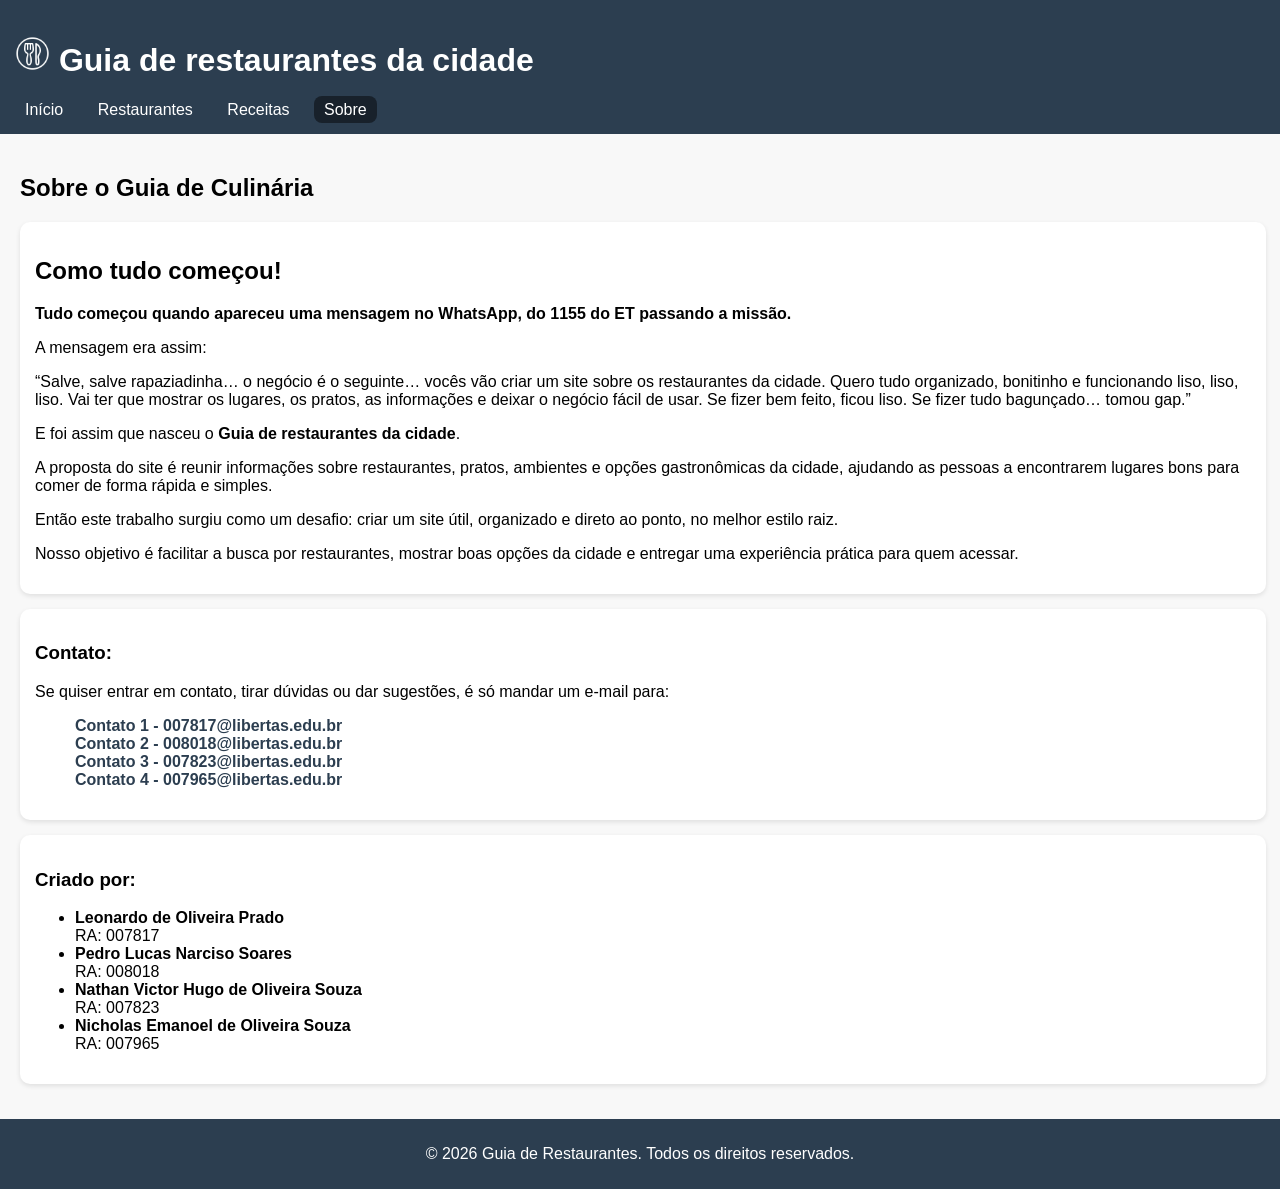
<file: trabalho_gui_de_restaurantes_da_cidade/sobre.html>
<!DOCTYPE html>
<html lang="pt-br">

<head>
    <meta charset="UTF-8">
    <meta name="viewport" content="width=device-width, initial-scale=1.0">
    <link rel="stylesheet" href="styles.css">
    <title>Guia de Culinária</title>
</head>

<body class="body_sobre">

    <header>
        <h1> <img class="icon" src="img/icon/prato_cossinha.png" alt=""> Guia de restaurantes da cidade</h1>
        <nav>
            <a href="index.html">Início</a>
            <a href="restaurantes.html">Restaurantes</a>
            <a href="receitas.html">Receitas</a>
            <a class="selecionadoMenu" href="#">Sobre</a>
        </nav>
    </header>

    <main style="display: grid; justify-content: center; width: 95%;">
        <h2>Sobre o Guia de Culinária</h2>

        <article style="width: 100%;">
            <h2>Como tudo começou!</h2>

            <p>
                <strong>Tudo começou quando apareceu uma mensagem no WhatsApp,
                    do 1155 do ET passando a missão.</strong>
            </p>

            <p>
                A mensagem era assim:
            </p>

            <p>
                “Salve, salve rapaziadinha…
                o negócio é o seguinte…
                vocês vão criar um site sobre os restaurantes da cidade.
                Quero tudo organizado, bonitinho e funcionando liso, liso, liso.
                Vai ter que mostrar os lugares, os pratos, as informações e deixar o negócio fácil de usar.
                Se fizer bem feito, ficou liso.
                Se fizer tudo bagunçado… tomou gap.”
            </p>

            <p>
                E foi assim que nasceu o <strong>Guia de restaurantes da cidade</strong>.
            </p>

            <p>
                A proposta do site é reunir informações sobre restaurantes, pratos,
                ambientes e opções gastronômicas da cidade, ajudando as pessoas
                a encontrarem lugares bons para comer de forma rápida e simples.
            </p>

            <p>
                Então este trabalho surgiu como um desafio:
                criar um site útil, organizado e direto ao ponto,
                no melhor estilo raiz.
            </p>

            <p>
                Nosso objetivo é facilitar a busca por restaurantes,
                mostrar boas opções da cidade
                e entregar uma experiência prática para quem acessar.
            </p>

        </article>

        <article style="width: 100%;">
            <h3>Contato:</h3>
            <p>
                Se quiser entrar em contato, tirar dúvidas ou dar sugestões,
                é só mandar um e-mail para:
            </p>
            <dl>
               
                <dd>
                    <a class="a_email" href="mailto:007817@libertas.edu.br">Contato 1 - 007817@libertas.edu.br</a>
                </dd>
              
                <dd>
                    <a class="a_email" href="mailto:008018@libertas.edu.br">Contato 2 - 008018@libertas.edu.br</a>
                </dd>
                <dd>
                    <a class="a_email" href="mailto:007823@libertas.edu.br">Contato 3 - 007823@libertas.edu.br</a>
                </dd>
                <dd>
                    <a class="a_email" href="mailto:007965@libertas.edu.br">Contato 4 - 007965@libertas.edu.br</a>
                </dd>
            </dl>



        </article>


        <article style="width: 100%;">

            <h3>Criado por:</h3>
            <ul>
                <li>
                    <strong>Leonardo de Oliveira Prado</strong>
                    <br>
                    RA: 007817
                </li>
                <li>
                    <strong>Pedro Lucas Narciso Soares</strong>
                    <br>
                    RA: 008018
                </li>
                <li>
                    <strong>Nathan Victor Hugo de Oliveira Souza </strong>
                    <br>
                    RA: 007823
                </li>
                <li>
                    <strong>Nicholas Emanoel de Oliveira Souza </strong>
                    <br>
                    RA: 007965
                </li>
            </ul>

        </article>
    </main>
    <footer>
        <p>&copy 2026 Guia de Restaurantes. Todos os direitos reservados.</p>
    </footer>

</body>

</html>
</file>
<file: trabalho_gui_de_restaurantes_da_cidade/styles.css>
.body_main {
    margin: 0;
    font-family: Arial;
    display: grid;
    grid-template-columns: 200px 1fr;
    min-height: 100vh;
    background: #f8f8f8;
}

.body_sobre {
    margin: 0;
    font-family: Arial;
    display: grid;
    min-height: 100vh;
    background: #f8f8f8;
}

header {
    grid-column: 1 / 3;
    background: #2c3e50;
    color: white;
    padding: 15px;
}

nav a {
    color: white;
    margin-right: 10px;
    text-decoration: none;
    padding: 5px 10px;
}


.selecionadoMenu {
    background: #18212b;
    border-radius: 8px;
}

aside {
    background: #ecf0f1;
    padding: 15px;
    min-height: 100vh;
}

.menu-lateral {
    position: sticky;
    top: 20px;
}

main {
    padding: 20px;
}

article {
    background: white;
    padding: 15px;
    margin-bottom: 15px;
    border-radius: 10px;
    box-shadow: 0 2px 5px rgba(0, 0, 0, 0.1);
}


footer {
    grid-column: 1 / 3;
    background: #2c3e50;
    color: white;
    text-align: center;
    padding: 10px;
}

a:not(.categoria-a, .a_email):hover {
    background-color: rgb(38, 49, 61);
    border-radius: 8px;
}

a {
    transition: 0.5s;
    /* Suaviza a transição */

}

.a_email {
    color: #2c3e50;
    text-decoration: none;
    font-weight: bold;
}

.categoria-a {
    text-decoration: none;
    /* tira o sublinhado */
    color: black;
}

.icon {
    width: 35px;
    height: 35px;
}



.iconCategorias {
    width: 25px;
    height: 25px;
}

.titulo-restaurante {
    display: flex;
    gap: 8px;
}


button {
    background-color: #2c3e50;
    color: white;
    display: flex;
    font-size: 16px;
    padding: 12px 20px;
    border: none;
    border-radius: 10px;
    cursor: pointer;
    transition: 0.5s;
    align-items: center;
    gap: 10px;
}

button:hover {
    background-color: #1f2c3a;
}


article img {
    width: 100%;
    max-width: 400px;
    height: 220px;
    object-fit: cover;
    /* deixa a imagem uniforme */
    border-radius: 10px;
    display: block;
    margin-bottom: 10px;
}

.carrossel {
    width: 100%;
    max-width: 400px;
    height: 220px;
    position: relative;
    overflow: hidden;
    border-radius: 10px;
    margin-bottom: 20px;
}

.carrossel a {
    width: 100%;
    height: 100%;
    position: absolute;
    top: 0;
    left: 0;
    opacity: 0;
    animation: troca 20s infinite;
    /* bloqueia clique */
    pointer-events: none;

}

.carrossel a img {
    width: 100%;
    height: 100%;
    object-fit: cover;
    /* deixa a imagem uniforme */
    display: block;
}

.carrossel a:nth-child(1) {
    animation-delay: 0s;
}

.carrossel a:nth-child(2) {
    animation-delay: 5s;
}

.carrossel a:nth-child(3) {
    animation-delay: 10s;
}

.carrossel a:nth-child(4) {
    animation-delay: 15s;
}

.carrossel a:nth-child(5) {
    animation-delay: 20s;
}

/* controla quando a imagem aparece e desaparece (opacidade) */
@keyframes troca {
    0% {
        opacity: 0;
        pointer-events: none;
    }

    10% {
        opacity: 1;
        pointer-events: auto;
        /* permite clique */
    }

    30% {
        opacity: 1;
        pointer-events: auto;
    }

    40% {
        opacity: 0;
        pointer-events: none;
    }

    100% {
        opacity: 0;
        pointer-events: none;
    }

    /* Animação e Posicionamento Das Receitas, E Posicionamento Dos Blocos */
}

.carrossel1 {
    position: relative;
    width: 300px;
    height: 100px;
    overflow: hidden;
}

.carrossel1 p {
    position: absolute;
    width: 100%;
    height: 100%;
    margin: 0;

    display: flex;
    align-items: center;
    justify-content: center;

    background: white;
    opacity: 0;

    animation: slide 25s infinite;
}

/* Animação */
@keyframes slide {
    0% {
        opacity: 0;
    }

    5% {
        opacity: 1;
    }

    20% {
        opacity: 1;
    }

    25% {
        opacity: 0;
    }

    100% {
        opacity: 0;
    }
}

/* Delay para cada item */
.carrossel1 p:nth-child(1) {
    animation-delay: 0s;
}

.carrossel1 p:nth-child(2) {
    animation-delay: 5s;
}

.carrossel1 p:nth-child(3) {
    animation-delay: 10s;
}

.carrossel1 p:nth-child(4) {
    animation-delay: 15s;
}

.carrossel1 p:nth-child(5) {
    animation-delay: 20s;
}


.restaurantes_receitas {
    display: flex;
    flex-wrap: wrap;
    justify-content: space-between
}

.blocos {
    width: 30%;
    display: flex;
    flex-direction: column;
    align-items: center;
}

.blocos2 {
    padding: 10%;
    width: 30%;
    display: flex;
    flex-direction: column;
    align-items: center;
}
</file>
